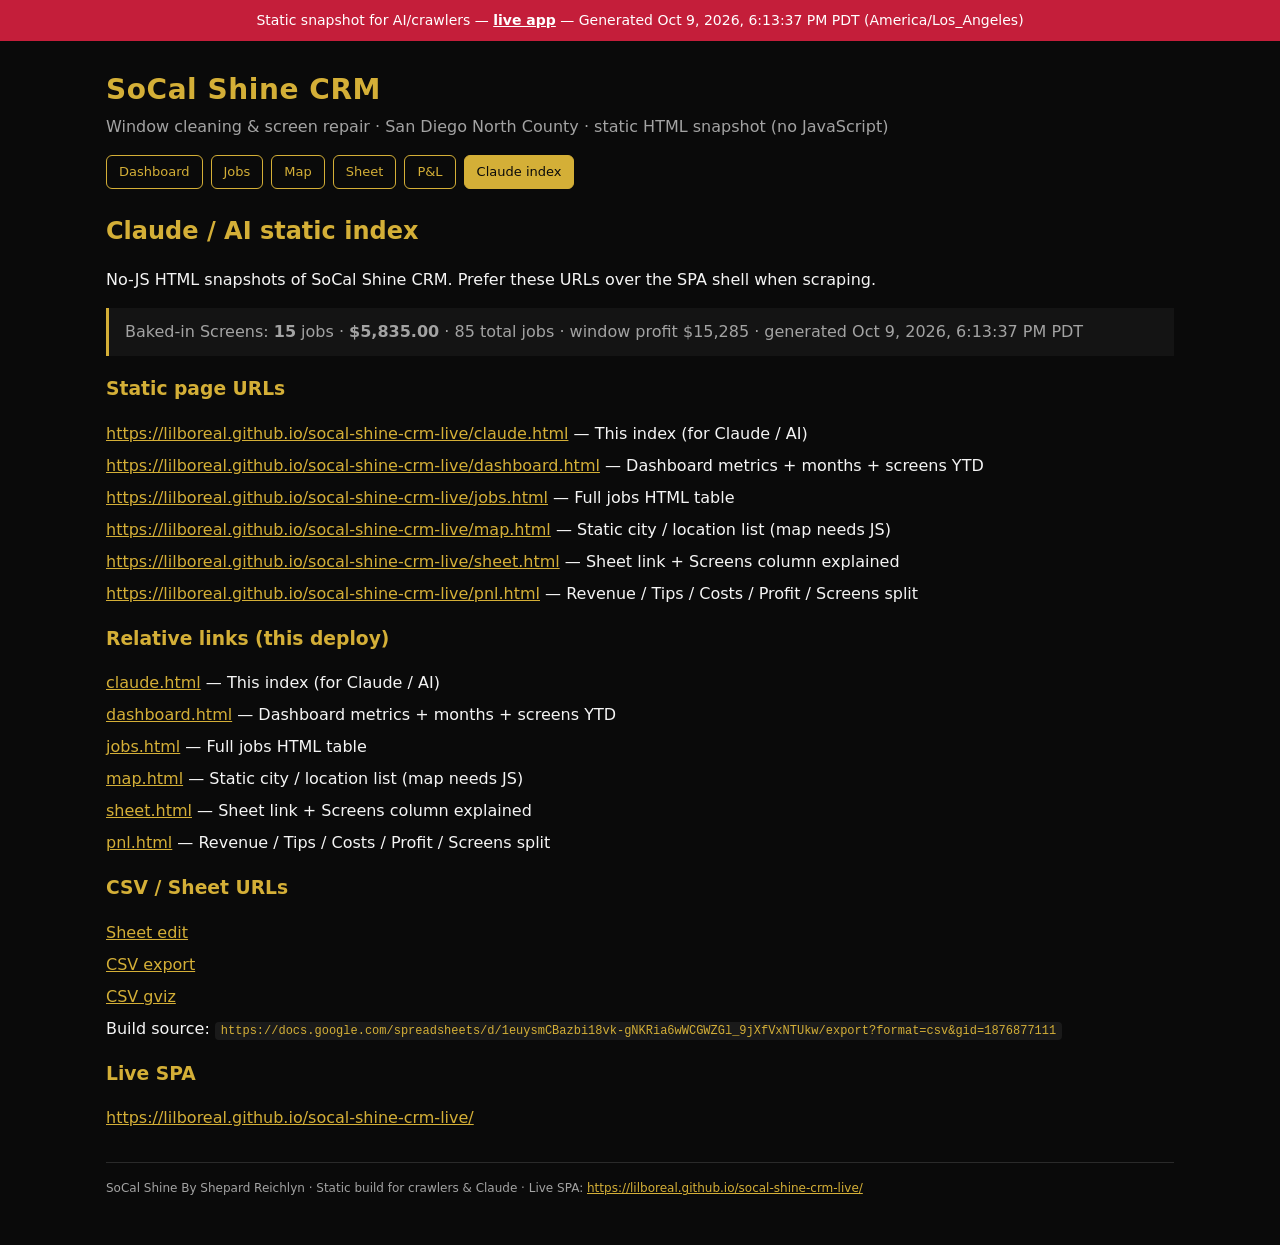
<file: claude.html>
<!DOCTYPE html>
<html lang="en">
<head>
<meta charset="utf-8"/>
<meta name="viewport" content="width=device-width, initial-scale=1"/>
<meta name="robots" content="index,follow"/>
<title>Claude index · SoCal Shine CRM (static)</title>
<style>:root{--bg:#0a0a0a;--gold:#d4af37;--red:#c41e3a;--text:#f5f5f5;--muted:#a3a3a3;--card:#141414;--border:#2a2a2a}
*{box-sizing:border-box}
body{margin:0;font-family:system-ui,-apple-system,Segoe UI,Roboto,Helvetica,Arial,sans-serif;background:var(--bg);color:var(--text);line-height:1.5}
a{color:var(--gold)}
a:hover{color:#f0d87a}
.banner{background:var(--red);color:#fff;padding:10px 16px;font-size:14px;text-align:center}
.banner a{color:#fff;text-decoration:underline;font-weight:600}
.wrap{max-width:1100px;margin:0 auto;padding:20px 16px 48px}
header h1{color:var(--gold);margin:8px 0 4px;font-size:1.75rem;letter-spacing:0.02em}
header p{color:var(--muted);margin:0 0 16px}
nav{display:flex;flex-wrap:wrap;gap:8px;margin:12px 0 24px}
nav a{display:inline-block;padding:6px 12px;border:1px solid var(--gold);border-radius:6px;text-decoration:none;font-size:13px;color:var(--gold)}
nav a:hover,nav a.active{background:var(--gold);color:#0a0a0a}
.cards{display:grid;grid-template-columns:repeat(auto-fill,minmax(160px,1fr));gap:12px;margin:16px 0}
.card{background:var(--card);border:1px solid var(--border);border-radius:10px;padding:14px 16px}
.card .label{color:var(--muted);font-size:12px;text-transform:uppercase;letter-spacing:0.06em}
.card .value{color:var(--gold);font-size:1.4rem;font-weight:700;margin-top:4px}
.card.red .value{color:var(--red)}
table{width:100%;border-collapse:collapse;font-size:13px;margin:12px 0}
th,td{border:1px solid var(--border);padding:8px 10px;text-align:left}
th{background:#1a1a1a;color:var(--gold);position:sticky;top:0}
tr:nth-child(even){background:#111}
.money{text-align:right;font-variant-numeric:tabular-nums}
.note{background:var(--card);border-left:3px solid var(--gold);padding:12px 16px;margin:16px 0;color:var(--muted)}
footer{margin-top:32px;color:var(--muted);font-size:12px;border-top:1px solid var(--border);padding-top:16px}
ul.links{list-style:none;padding:0}
ul.links li{margin:8px 0}
code{background:#1a1a1a;padding:2px 6px;border-radius:4px;font-size:12px;color:var(--gold)}
.filters{display:flex;flex-wrap:wrap;gap:8px;align-items:center;margin:12px 0 16px}
.filters button,.filters select{appearance:none;background:#1a1a1a;color:var(--text);border:1px solid var(--border);border-radius:999px;padding:8px 14px;font-size:13px;cursor:pointer}
.filters button.active,.filters button:hover{border-color:var(--gold);color:var(--gold)}
.filters button.active{background:rgba(212,175,55,0.15)}
.filters label{color:var(--muted);font-size:12px;text-transform:uppercase;letter-spacing:0.06em}
.filters .count{color:var(--muted);font-size:13px;margin-left:auto}</style>
</head>
<body>
<div class="banner">
  Static snapshot for AI/crawlers — <a href="https://lilboreal.github.io/socal-shine-crm-live/">live app</a> —
  Generated Oct 9, 2026, 6:13:37 PM PDT (America/Los_Angeles)
</div>
<div class="wrap">
<header>
  <h1>SoCal Shine CRM</h1>
  <p>Window cleaning &amp; screen repair · San Diego North County · static HTML snapshot (no JavaScript)</p>
</header>
<nav>
<a href="dashboard.html">Dashboard</a>
<a href="jobs.html">Jobs</a>
<a href="map.html">Map</a>
<a href="sheet.html">Sheet</a>
<a href="pnl.html">P&L</a>
<a href="claude.html" class="active">Claude index</a>
</nav>

<section>
  <h2 style="color:var(--gold)">Claude / AI static index</h2>
  <p>No-JS HTML snapshots of SoCal Shine CRM. Prefer these URLs over the SPA shell when scraping.</p>
  <div class="note">
    Baked-in Screens: <strong>15</strong> jobs · <strong>$5,835.00</strong> ·
    85 total jobs · window profit $15,285 · generated Oct 9, 2026, 6:13:37 PM PDT
  </div>
  <h3 style="color:var(--gold)">Static page URLs</h3>
  <ul class="links">
    <li><a href="https://lilboreal.github.io/socal-shine-crm-live/claude.html">https://lilboreal.github.io/socal-shine-crm-live/claude.html</a> — This index (for Claude / AI)</li>
<li><a href="https://lilboreal.github.io/socal-shine-crm-live/dashboard.html">https://lilboreal.github.io/socal-shine-crm-live/dashboard.html</a> — Dashboard metrics + months + screens YTD</li>
<li><a href="https://lilboreal.github.io/socal-shine-crm-live/jobs.html">https://lilboreal.github.io/socal-shine-crm-live/jobs.html</a> — Full jobs HTML table</li>
<li><a href="https://lilboreal.github.io/socal-shine-crm-live/map.html">https://lilboreal.github.io/socal-shine-crm-live/map.html</a> — Static city / location list (map needs JS)</li>
<li><a href="https://lilboreal.github.io/socal-shine-crm-live/sheet.html">https://lilboreal.github.io/socal-shine-crm-live/sheet.html</a> — Sheet link + Screens column explained</li>
<li><a href="https://lilboreal.github.io/socal-shine-crm-live/pnl.html">https://lilboreal.github.io/socal-shine-crm-live/pnl.html</a> — Revenue / Tips / Costs / Profit / Screens split</li>
  </ul>
  <h3 style="color:var(--gold)">Relative links (this deploy)</h3>
  <ul class="links">
    <li><a href="claude.html">claude.html</a> — This index (for Claude / AI)</li>
<li><a href="dashboard.html">dashboard.html</a> — Dashboard metrics + months + screens YTD</li>
<li><a href="jobs.html">jobs.html</a> — Full jobs HTML table</li>
<li><a href="map.html">map.html</a> — Static city / location list (map needs JS)</li>
<li><a href="sheet.html">sheet.html</a> — Sheet link + Screens column explained</li>
<li><a href="pnl.html">pnl.html</a> — Revenue / Tips / Costs / Profit / Screens split</li>
  </ul>
  <h3 style="color:var(--gold)">CSV / Sheet URLs</h3>
  <ul class="links">
    <li><a href="https://docs.google.com/spreadsheets/d/1euysmCBazbi18vk-gNKRia6wWCGWZGl_9jXfVxNTUkw/edit?gid=1876877111#gid=1876877111">Sheet edit</a></li>
    <li><a href="https://docs.google.com/spreadsheets/d/1euysmCBazbi18vk-gNKRia6wWCGWZGl_9jXfVxNTUkw/export?format=csv&gid=1876877111">CSV export</a></li>
    <li><a href="https://docs.google.com/spreadsheets/d/1euysmCBazbi18vk-gNKRia6wWCGWZGl_9jXfVxNTUkw/gviz/tq?tqx=out:csv&gid=1876877111">CSV gviz</a></li>
    <li>Build source: <code>https://docs.google.com/spreadsheets/d/1euysmCBazbi18vk-gNKRia6wWCGWZGl_9jXfVxNTUkw/export?format=csv&amp;gid=1876877111</code></li>
  </ul>
  <h3 style="color:var(--gold)">Live SPA</h3>
  <p><a href="https://lilboreal.github.io/socal-shine-crm-live/">https://lilboreal.github.io/socal-shine-crm-live/</a></p>
</section>
<footer>
  SoCal Shine By Shepard Reichlyn · Static build for crawlers &amp; Claude ·
  Live SPA: <a href="https://lilboreal.github.io/socal-shine-crm-live/">https://lilboreal.github.io/socal-shine-crm-live/</a>
</footer>
</div>
</body>
</html>
</file>
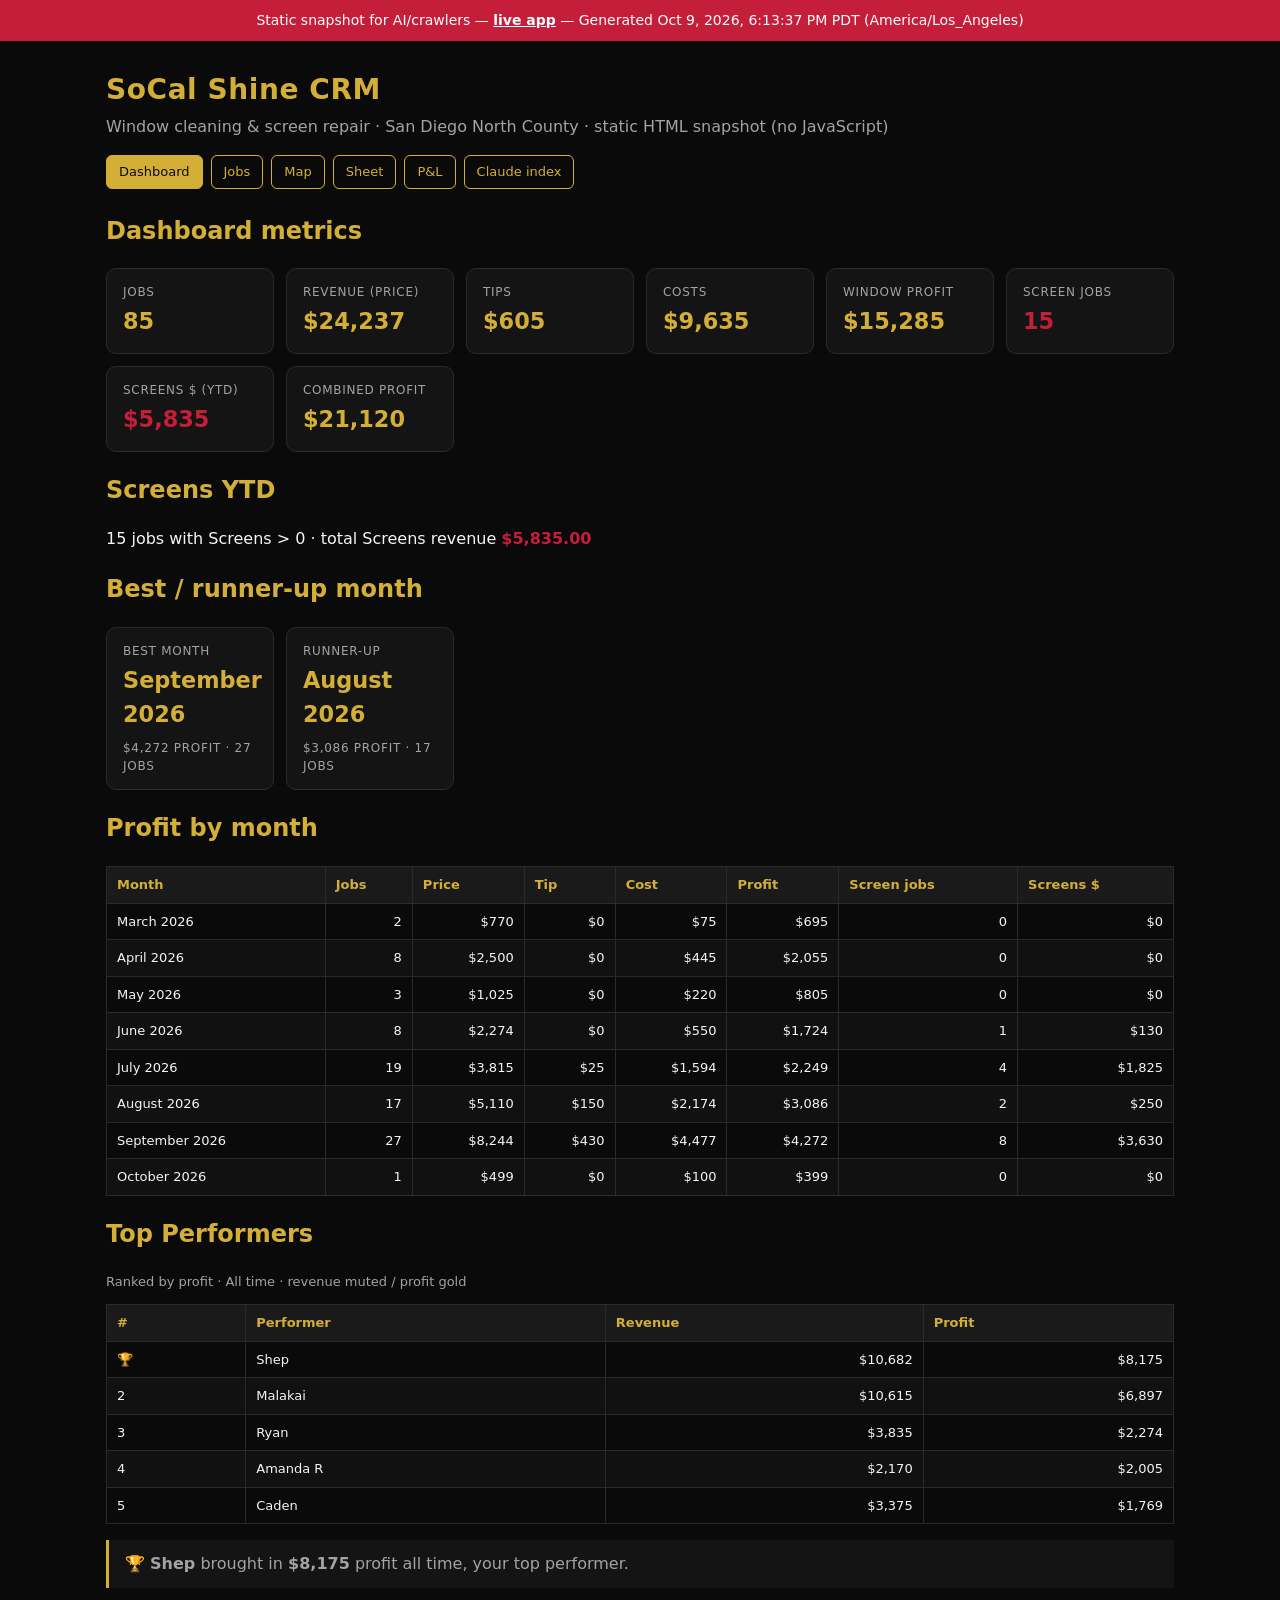
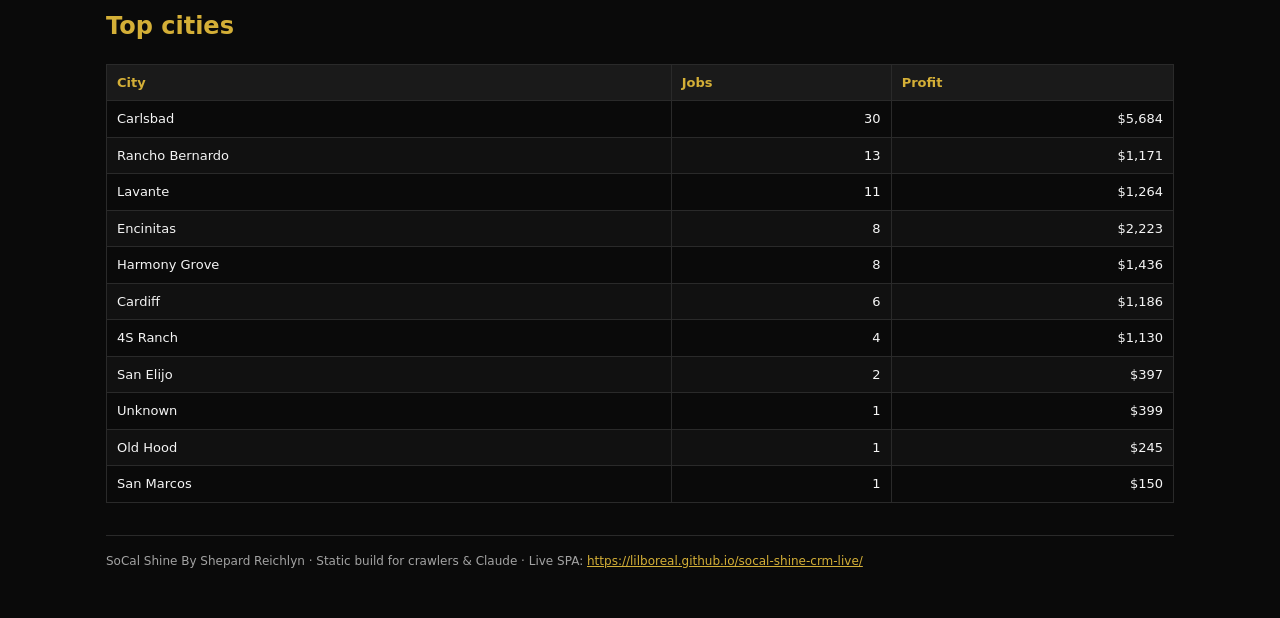
<file: dashboard.html>
<!DOCTYPE html>
<html lang="en">
<head>
<meta charset="utf-8"/>
<meta name="viewport" content="width=device-width, initial-scale=1"/>
<meta name="robots" content="index,follow"/>
<title>Dashboard · SoCal Shine CRM (static)</title>
<style>:root{--bg:#0a0a0a;--gold:#d4af37;--red:#c41e3a;--text:#f5f5f5;--muted:#a3a3a3;--card:#141414;--border:#2a2a2a}
*{box-sizing:border-box}
body{margin:0;font-family:system-ui,-apple-system,Segoe UI,Roboto,Helvetica,Arial,sans-serif;background:var(--bg);color:var(--text);line-height:1.5}
a{color:var(--gold)}
a:hover{color:#f0d87a}
.banner{background:var(--red);color:#fff;padding:10px 16px;font-size:14px;text-align:center}
.banner a{color:#fff;text-decoration:underline;font-weight:600}
.wrap{max-width:1100px;margin:0 auto;padding:20px 16px 48px}
header h1{color:var(--gold);margin:8px 0 4px;font-size:1.75rem;letter-spacing:0.02em}
header p{color:var(--muted);margin:0 0 16px}
nav{display:flex;flex-wrap:wrap;gap:8px;margin:12px 0 24px}
nav a{display:inline-block;padding:6px 12px;border:1px solid var(--gold);border-radius:6px;text-decoration:none;font-size:13px;color:var(--gold)}
nav a:hover,nav a.active{background:var(--gold);color:#0a0a0a}
.cards{display:grid;grid-template-columns:repeat(auto-fill,minmax(160px,1fr));gap:12px;margin:16px 0}
.card{background:var(--card);border:1px solid var(--border);border-radius:10px;padding:14px 16px}
.card .label{color:var(--muted);font-size:12px;text-transform:uppercase;letter-spacing:0.06em}
.card .value{color:var(--gold);font-size:1.4rem;font-weight:700;margin-top:4px}
.card.red .value{color:var(--red)}
table{width:100%;border-collapse:collapse;font-size:13px;margin:12px 0}
th,td{border:1px solid var(--border);padding:8px 10px;text-align:left}
th{background:#1a1a1a;color:var(--gold);position:sticky;top:0}
tr:nth-child(even){background:#111}
.money{text-align:right;font-variant-numeric:tabular-nums}
.note{background:var(--card);border-left:3px solid var(--gold);padding:12px 16px;margin:16px 0;color:var(--muted)}
footer{margin-top:32px;color:var(--muted);font-size:12px;border-top:1px solid var(--border);padding-top:16px}
ul.links{list-style:none;padding:0}
ul.links li{margin:8px 0}
code{background:#1a1a1a;padding:2px 6px;border-radius:4px;font-size:12px;color:var(--gold)}
.filters{display:flex;flex-wrap:wrap;gap:8px;align-items:center;margin:12px 0 16px}
.filters button,.filters select{appearance:none;background:#1a1a1a;color:var(--text);border:1px solid var(--border);border-radius:999px;padding:8px 14px;font-size:13px;cursor:pointer}
.filters button.active,.filters button:hover{border-color:var(--gold);color:var(--gold)}
.filters button.active{background:rgba(212,175,55,0.15)}
.filters label{color:var(--muted);font-size:12px;text-transform:uppercase;letter-spacing:0.06em}
.filters .count{color:var(--muted);font-size:13px;margin-left:auto}</style>
</head>
<body>
<div class="banner">
  Static snapshot for AI/crawlers — <a href="https://lilboreal.github.io/socal-shine-crm-live/">live app</a> —
  Generated Oct 9, 2026, 6:13:37 PM PDT (America/Los_Angeles)
</div>
<div class="wrap">
<header>
  <h1>SoCal Shine CRM</h1>
  <p>Window cleaning &amp; screen repair · San Diego North County · static HTML snapshot (no JavaScript)</p>
</header>
<nav>
<a href="dashboard.html" class="active">Dashboard</a>
<a href="jobs.html">Jobs</a>
<a href="map.html">Map</a>
<a href="sheet.html">Sheet</a>
<a href="pnl.html">P&L</a>
<a href="claude.html">Claude index</a>
</nav>

<section>
  <h2 style="color:var(--gold)">Dashboard metrics</h2>
  <div class="cards"><div class="card"><div class="label">Jobs</div><div class="value">85</div></div>
<div class="card"><div class="label">Revenue (price)</div><div class="value">$24,237</div></div>
<div class="card"><div class="label">Tips</div><div class="value">$605</div></div>
<div class="card"><div class="label">Costs</div><div class="value">$9,635</div></div>
<div class="card"><div class="label">Window profit</div><div class="value">$15,285</div></div>
<div class="card red"><div class="label">Screen jobs</div><div class="value">15</div></div>
<div class="card red"><div class="label">Screens $ (YTD)</div><div class="value">$5,835</div></div>
<div class="card"><div class="label">Combined profit</div><div class="value">$21,120</div></div></div>
</section>
<section>
  <h2 style="color:var(--gold)">Screens YTD</h2>
  <p>15 jobs with Screens &gt; 0 · total Screens revenue <strong style="color:var(--red)">$5,835.00</strong></p>
</section>
<section>
  <h2 style="color:var(--gold)">Best / runner-up month</h2>
  <div class="cards">
<div class="card"><div class="label">Best month</div><div class="value">September 2026</div><div class="label" style="margin-top:8px">$4,272 profit · 27 jobs</div></div>
<div class="card"><div class="label">Runner-up</div><div class="value">August 2026</div><div class="label" style="margin-top:8px">$3,086 profit · 17 jobs</div></div>
</div>
</section>
<section>
  <h2 style="color:var(--gold)">Profit by month</h2>
  <table>
    <thead><tr><th>Month</th><th>Jobs</th><th>Price</th><th>Tip</th><th>Cost</th><th>Profit</th><th>Screen jobs</th><th>Screens $</th></tr></thead>
    <tbody><tr>
<td>March 2026</td>
<td class="money">2</td>
<td class="money">$770</td>
<td class="money">$0</td>
<td class="money">$75</td>
<td class="money">$695</td>
<td class="money">0</td>
<td class="money">$0</td>
</tr>
<tr>
<td>April 2026</td>
<td class="money">8</td>
<td class="money">$2,500</td>
<td class="money">$0</td>
<td class="money">$445</td>
<td class="money">$2,055</td>
<td class="money">0</td>
<td class="money">$0</td>
</tr>
<tr>
<td>May 2026</td>
<td class="money">3</td>
<td class="money">$1,025</td>
<td class="money">$0</td>
<td class="money">$220</td>
<td class="money">$805</td>
<td class="money">0</td>
<td class="money">$0</td>
</tr>
<tr>
<td>June 2026</td>
<td class="money">8</td>
<td class="money">$2,274</td>
<td class="money">$0</td>
<td class="money">$550</td>
<td class="money">$1,724</td>
<td class="money">1</td>
<td class="money">$130</td>
</tr>
<tr>
<td>July 2026</td>
<td class="money">19</td>
<td class="money">$3,815</td>
<td class="money">$25</td>
<td class="money">$1,594</td>
<td class="money">$2,249</td>
<td class="money">4</td>
<td class="money">$1,825</td>
</tr>
<tr>
<td>August 2026</td>
<td class="money">17</td>
<td class="money">$5,110</td>
<td class="money">$150</td>
<td class="money">$2,174</td>
<td class="money">$3,086</td>
<td class="money">2</td>
<td class="money">$250</td>
</tr>
<tr>
<td>September 2026</td>
<td class="money">27</td>
<td class="money">$8,244</td>
<td class="money">$430</td>
<td class="money">$4,477</td>
<td class="money">$4,272</td>
<td class="money">8</td>
<td class="money">$3,630</td>
</tr>
<tr>
<td>October 2026</td>
<td class="money">1</td>
<td class="money">$499</td>
<td class="money">$0</td>
<td class="money">$100</td>
<td class="money">$399</td>
<td class="money">0</td>
<td class="money">$0</td>
</tr></tbody>
  </table>
</section>
<section>
  <h2 style="color:var(--gold)">Top Performers</h2>
  <p style="color:var(--muted);font-size:13px">Ranked by profit · All time · revenue muted / profit gold</p>
  <table>
    <thead><tr><th>#</th><th>Performer</th><th>Revenue</th><th>Profit</th></tr></thead>
    <tbody><tr><td>🏆</td><td>Shep</td><td class="money">$10,682</td><td class="money">$8,175</td></tr>
<tr><td>2</td><td>Malakai</td><td class="money">$10,615</td><td class="money">$6,897</td></tr>
<tr><td>3</td><td>Ryan</td><td class="money">$3,835</td><td class="money">$2,274</td></tr>
<tr><td>4</td><td>Amanda R</td><td class="money">$2,170</td><td class="money">$2,005</td></tr>
<tr><td>5</td><td>Caden</td><td class="money">$3,375</td><td class="money">$1,769</td></tr></tbody>
  </table>
  <p class="note">🏆 <strong>Shep</strong> brought in <strong>$8,175</strong> profit all time, your top performer.</p>
</section>
<section>
  <h2 style="color:var(--gold)">Top cities</h2>
  <table>
    <thead><tr><th>City</th><th>Jobs</th><th>Profit</th></tr></thead>
    <tbody><tr><td>Carlsbad</td><td class="money">30</td><td class="money">$5,684</td></tr>
<tr><td>Rancho Bernardo</td><td class="money">13</td><td class="money">$1,171</td></tr>
<tr><td>Lavante</td><td class="money">11</td><td class="money">$1,264</td></tr>
<tr><td>Encinitas</td><td class="money">8</td><td class="money">$2,223</td></tr>
<tr><td>Harmony Grove</td><td class="money">8</td><td class="money">$1,436</td></tr>
<tr><td>Cardiff</td><td class="money">6</td><td class="money">$1,186</td></tr>
<tr><td>4S Ranch</td><td class="money">4</td><td class="money">$1,130</td></tr>
<tr><td>San Elijo</td><td class="money">2</td><td class="money">$397</td></tr>
<tr><td>Unknown</td><td class="money">1</td><td class="money">$399</td></tr>
<tr><td>Old Hood</td><td class="money">1</td><td class="money">$245</td></tr>
<tr><td>San Marcos</td><td class="money">1</td><td class="money">$150</td></tr></tbody>
  </table>
</section>
<footer>
  SoCal Shine By Shepard Reichlyn · Static build for crawlers &amp; Claude ·
  Live SPA: <a href="https://lilboreal.github.io/socal-shine-crm-live/">https://lilboreal.github.io/socal-shine-crm-live/</a>
</footer>
</div>
</body>
</html>
</file>
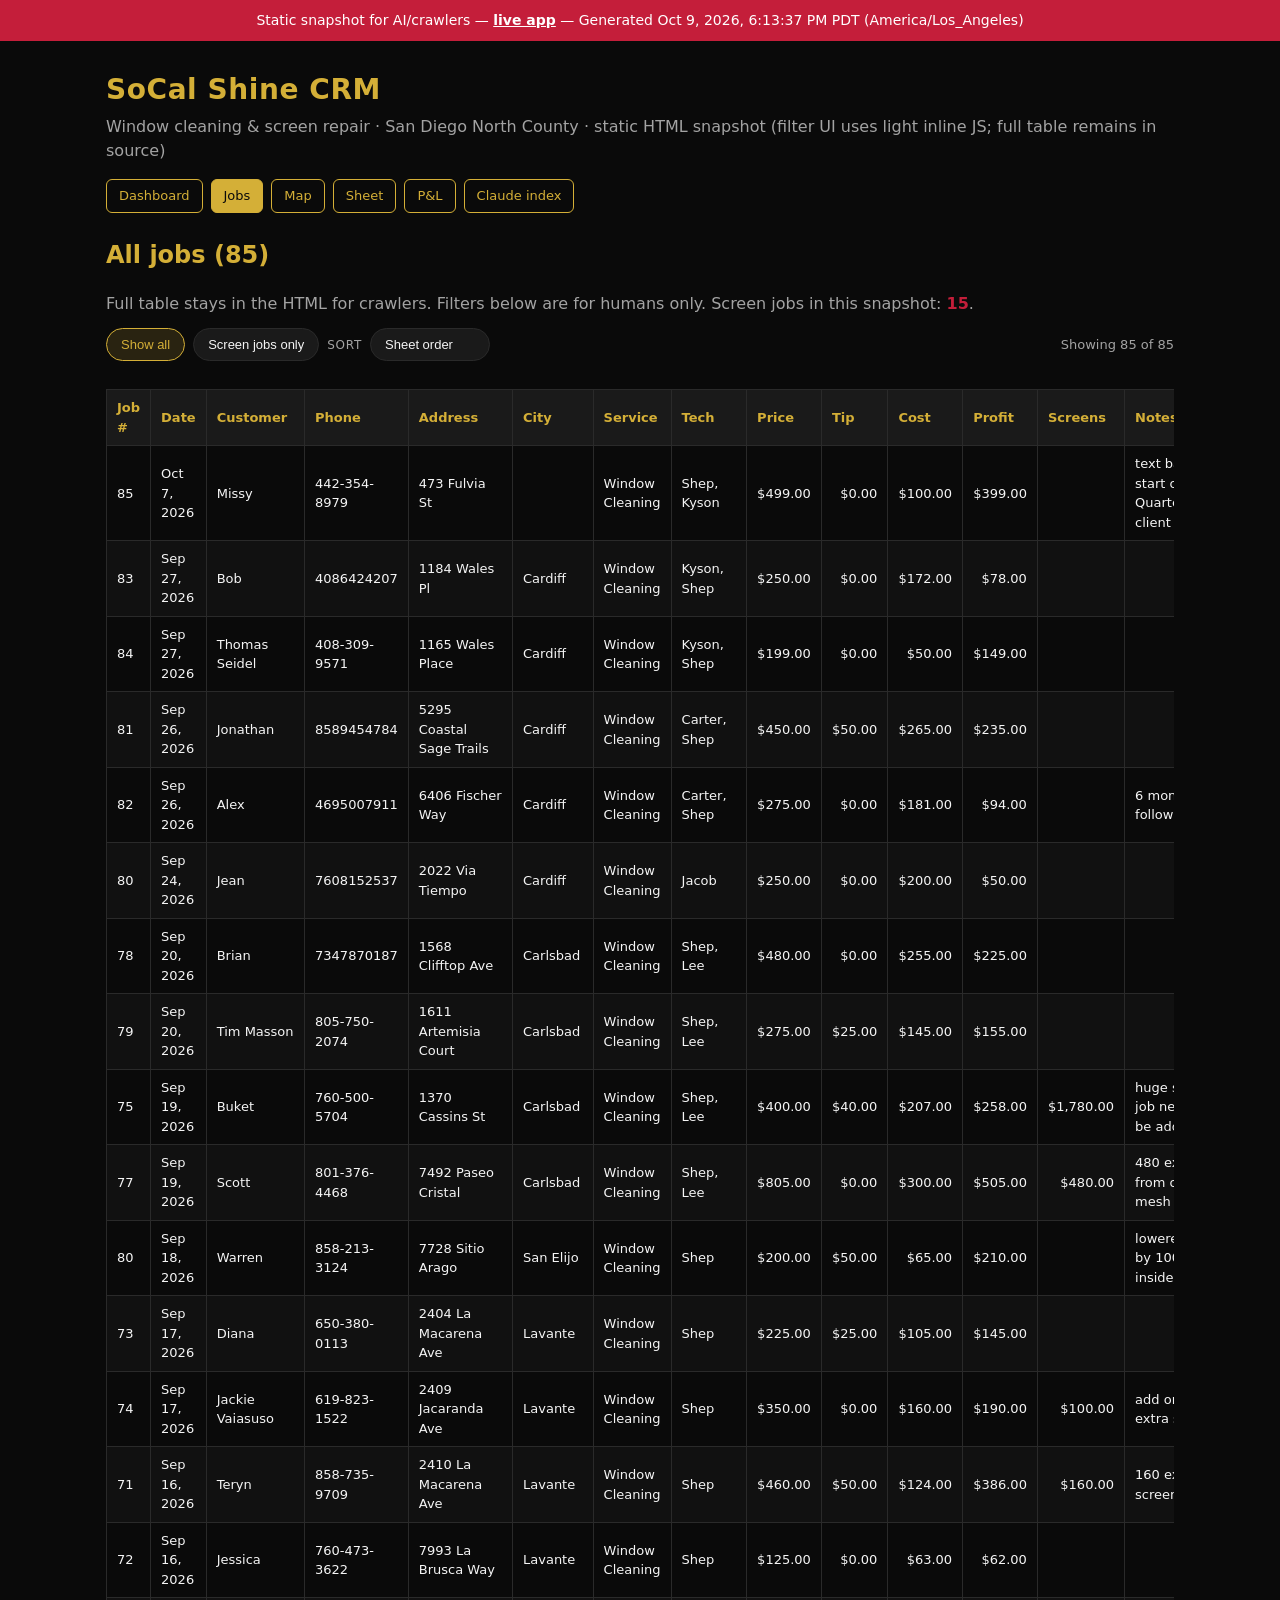
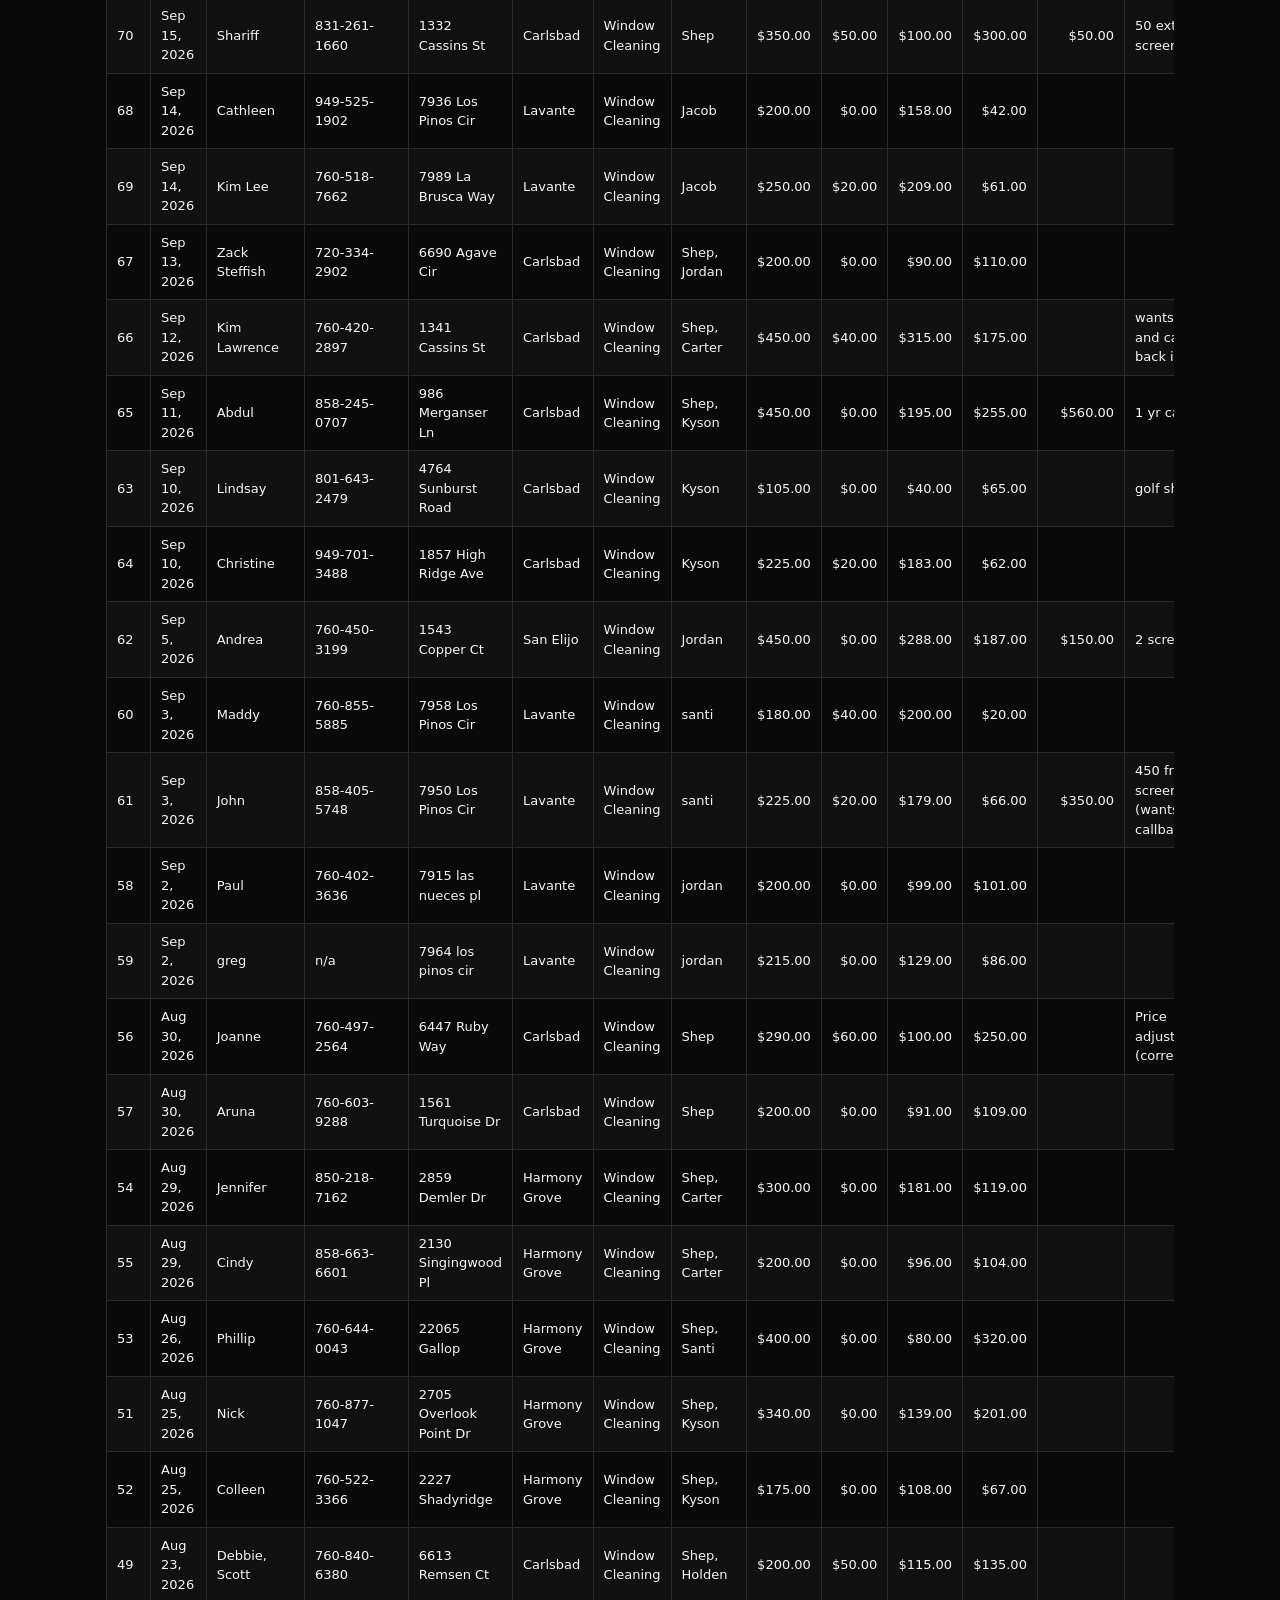
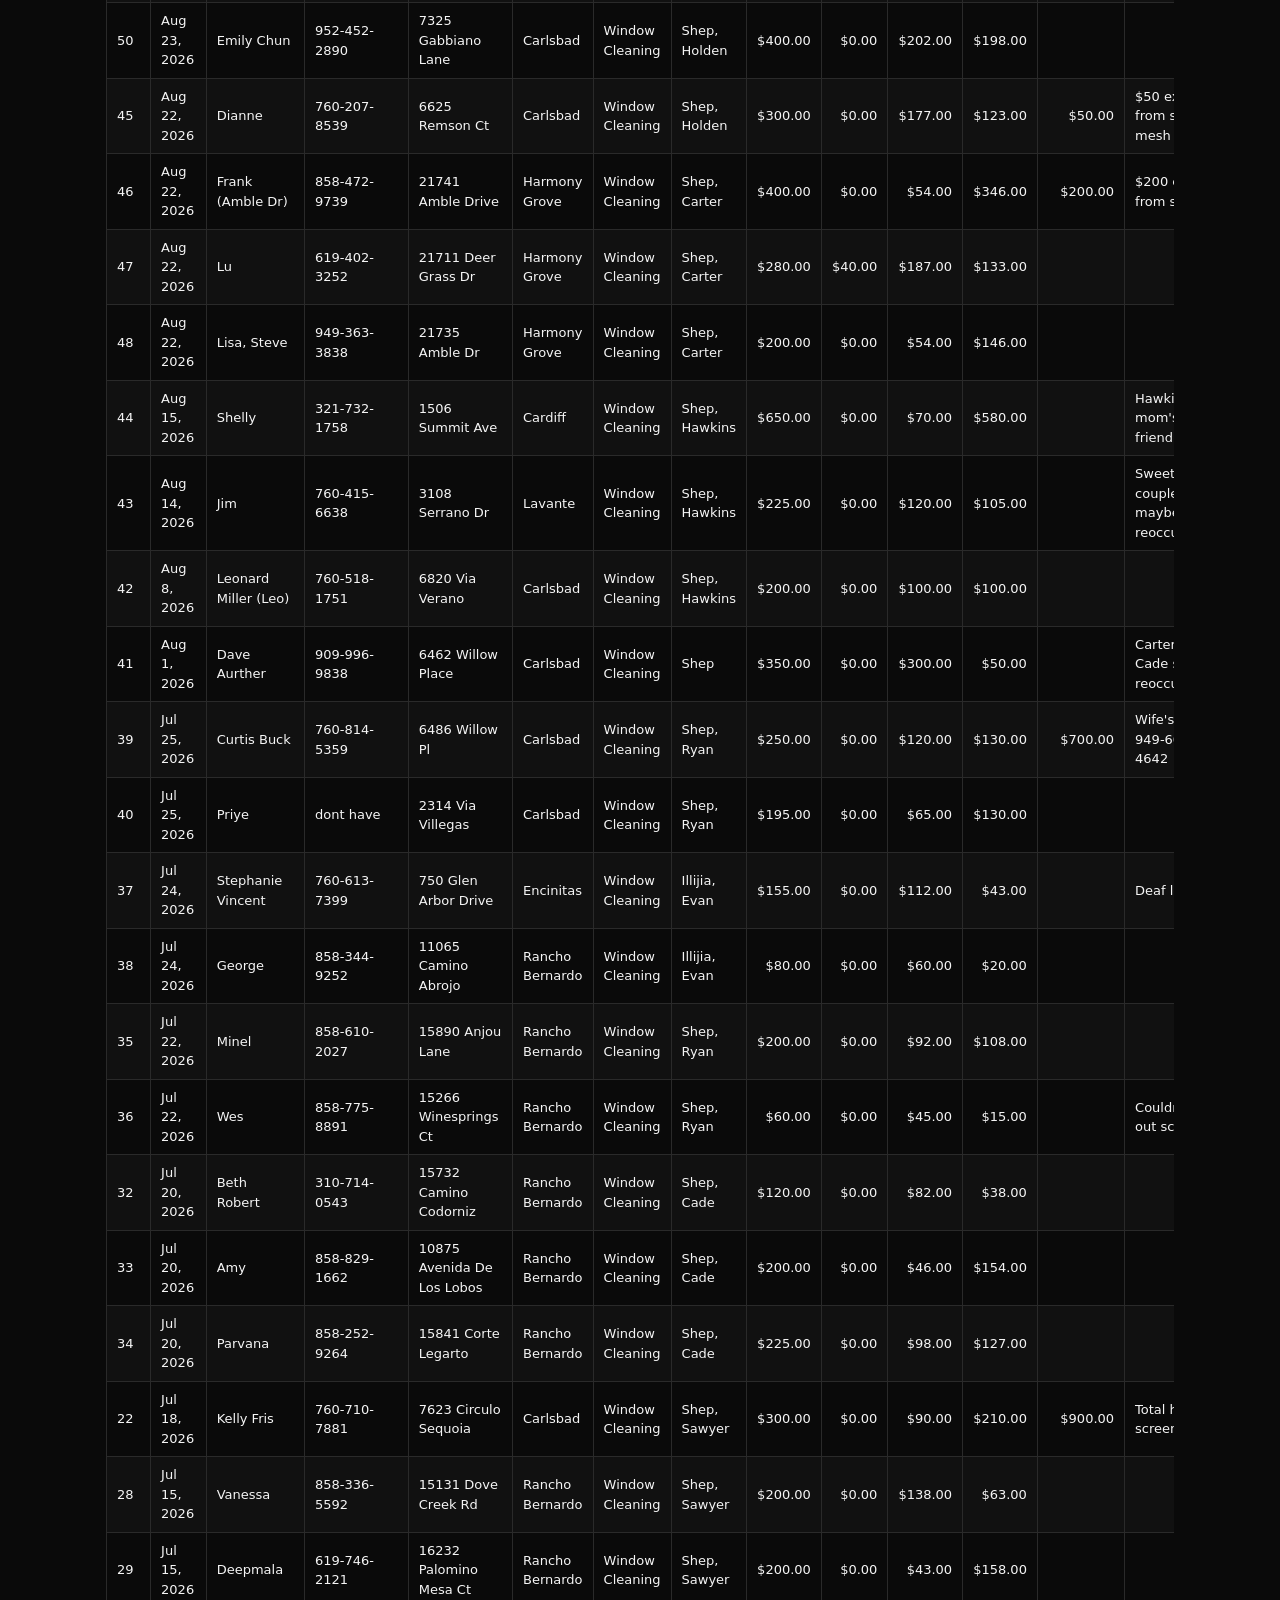
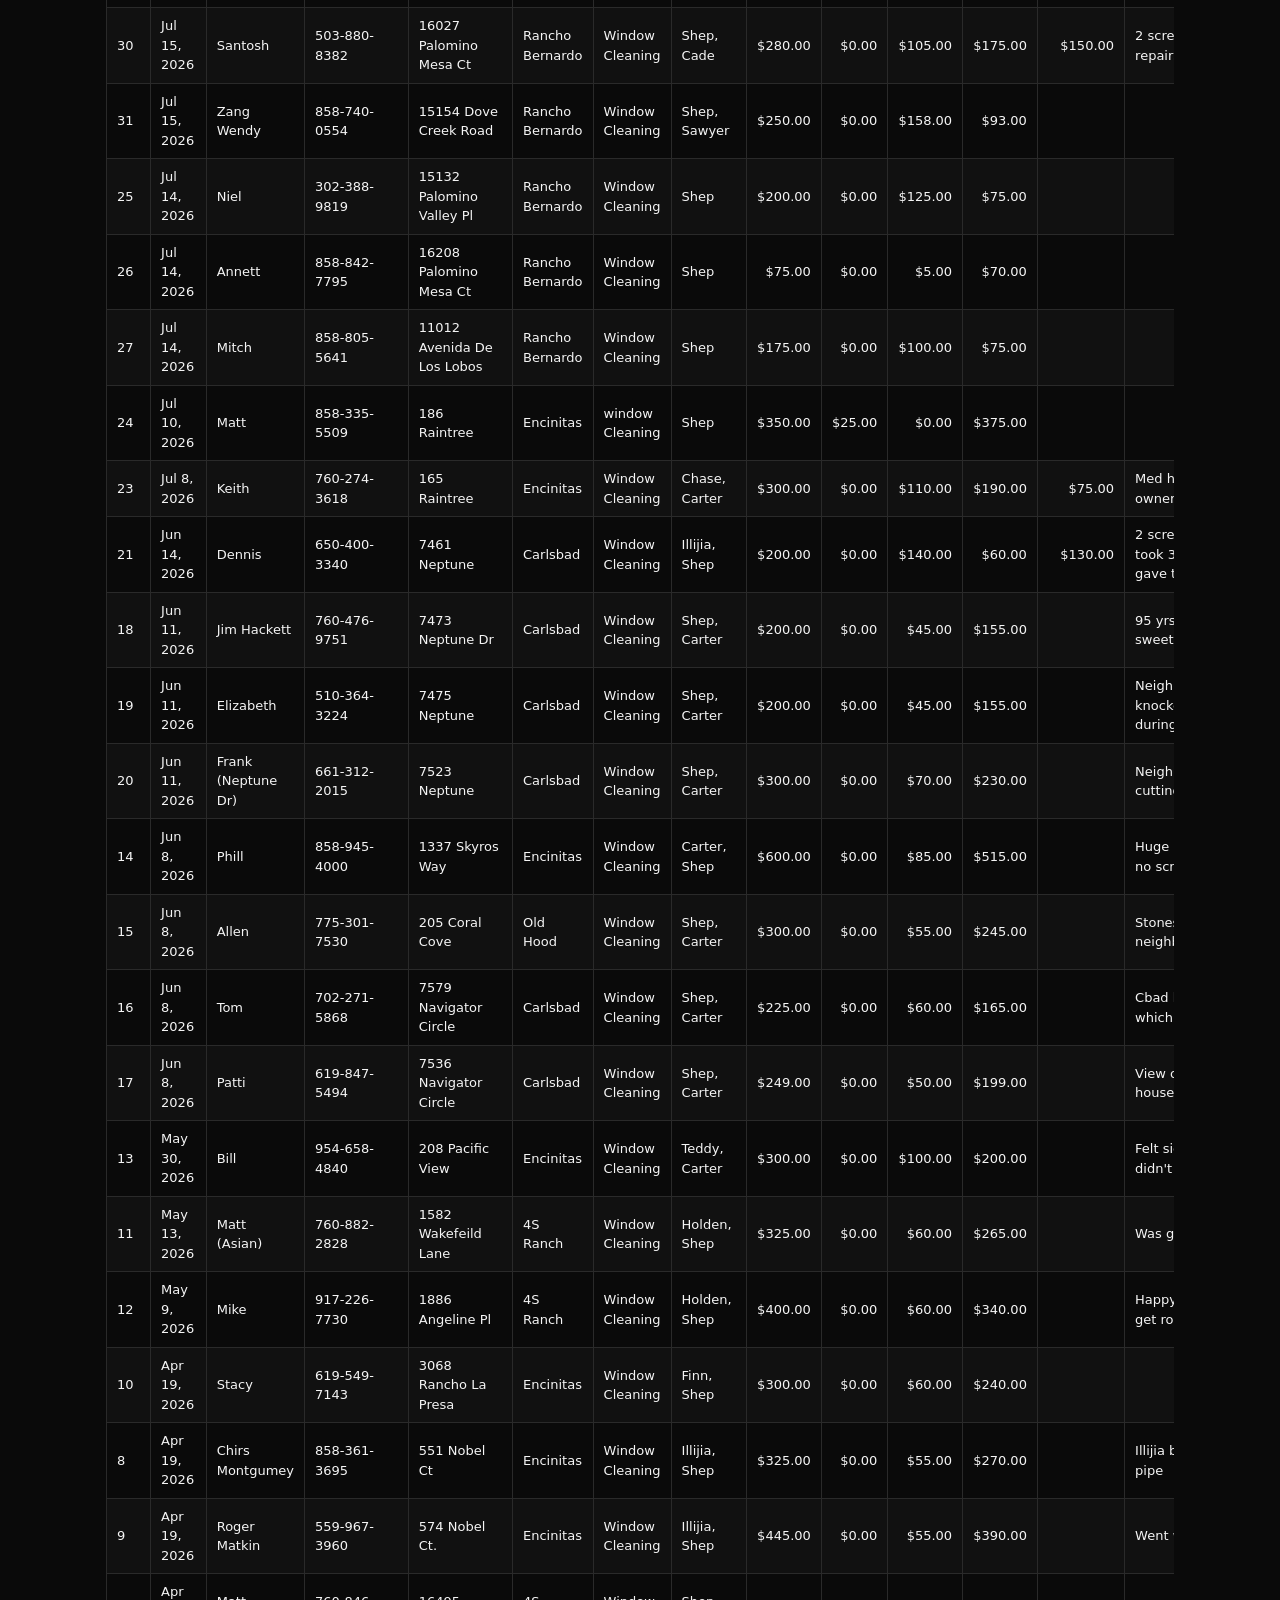
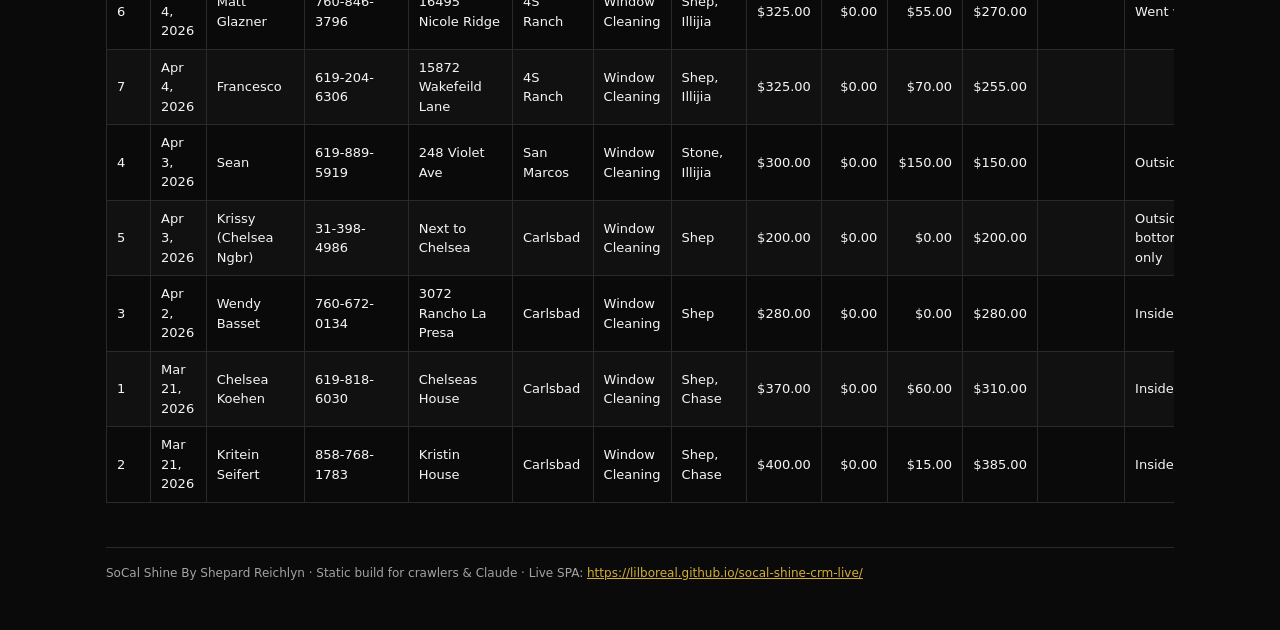
<file: jobs.html>
<!DOCTYPE html>
<html lang="en">
<head>
<meta charset="utf-8"/>
<meta name="viewport" content="width=device-width, initial-scale=1"/>
<meta name="robots" content="index,follow"/>
<title>Jobs · SoCal Shine CRM (static)</title>
<style>:root{--bg:#0a0a0a;--gold:#d4af37;--red:#c41e3a;--text:#f5f5f5;--muted:#a3a3a3;--card:#141414;--border:#2a2a2a}
*{box-sizing:border-box}
body{margin:0;font-family:system-ui,-apple-system,Segoe UI,Roboto,Helvetica,Arial,sans-serif;background:var(--bg);color:var(--text);line-height:1.5}
a{color:var(--gold)}
a:hover{color:#f0d87a}
.banner{background:var(--red);color:#fff;padding:10px 16px;font-size:14px;text-align:center}
.banner a{color:#fff;text-decoration:underline;font-weight:600}
.wrap{max-width:1100px;margin:0 auto;padding:20px 16px 48px}
header h1{color:var(--gold);margin:8px 0 4px;font-size:1.75rem;letter-spacing:0.02em}
header p{color:var(--muted);margin:0 0 16px}
nav{display:flex;flex-wrap:wrap;gap:8px;margin:12px 0 24px}
nav a{display:inline-block;padding:6px 12px;border:1px solid var(--gold);border-radius:6px;text-decoration:none;font-size:13px;color:var(--gold)}
nav a:hover,nav a.active{background:var(--gold);color:#0a0a0a}
.cards{display:grid;grid-template-columns:repeat(auto-fill,minmax(160px,1fr));gap:12px;margin:16px 0}
.card{background:var(--card);border:1px solid var(--border);border-radius:10px;padding:14px 16px}
.card .label{color:var(--muted);font-size:12px;text-transform:uppercase;letter-spacing:0.06em}
.card .value{color:var(--gold);font-size:1.4rem;font-weight:700;margin-top:4px}
.card.red .value{color:var(--red)}
table{width:100%;border-collapse:collapse;font-size:13px;margin:12px 0}
th,td{border:1px solid var(--border);padding:8px 10px;text-align:left}
th{background:#1a1a1a;color:var(--gold);position:sticky;top:0}
tr:nth-child(even){background:#111}
.money{text-align:right;font-variant-numeric:tabular-nums}
.note{background:var(--card);border-left:3px solid var(--gold);padding:12px 16px;margin:16px 0;color:var(--muted)}
footer{margin-top:32px;color:var(--muted);font-size:12px;border-top:1px solid var(--border);padding-top:16px}
ul.links{list-style:none;padding:0}
ul.links li{margin:8px 0}
code{background:#1a1a1a;padding:2px 6px;border-radius:4px;font-size:12px;color:var(--gold)}
.filters{display:flex;flex-wrap:wrap;gap:8px;align-items:center;margin:12px 0 16px}
.filters button,.filters select{appearance:none;background:#1a1a1a;color:var(--text);border:1px solid var(--border);border-radius:999px;padding:8px 14px;font-size:13px;cursor:pointer}
.filters button.active,.filters button:hover{border-color:var(--gold);color:var(--gold)}
.filters button.active{background:rgba(212,175,55,0.15)}
.filters label{color:var(--muted);font-size:12px;text-transform:uppercase;letter-spacing:0.06em}
.filters .count{color:var(--muted);font-size:13px;margin-left:auto}</style>
</head>
<body>
<div class="banner">
  Static snapshot for AI/crawlers — <a href="https://lilboreal.github.io/socal-shine-crm-live/">live app</a> —
  Generated Oct 9, 2026, 6:13:37 PM PDT (America/Los_Angeles)
</div>
<div class="wrap">
<header>
  <h1>SoCal Shine CRM</h1>
  <p>Window cleaning &amp; screen repair · San Diego North County · static HTML snapshot (filter UI uses light inline JS; full table remains in source)</p>
</header>
<nav>
<a href="dashboard.html">Dashboard</a>
<a href="jobs.html" class="active">Jobs</a>
<a href="map.html">Map</a>
<a href="sheet.html">Sheet</a>
<a href="pnl.html">P&L</a>
<a href="claude.html">Claude index</a>
</nav>

<section>
  <h2 style="color:var(--gold)">All jobs (85)</h2>
  <p style="color:var(--muted);margin:0 0 8px">Full table stays in the HTML for crawlers. Filters below are for humans only. Screen jobs in this snapshot: <strong style="color:var(--red)">15</strong>.</p>
  <div class="filters" role="group" aria-label="Job filters">
    <button type="button" id="filter-all" class="active">Show all</button>
    <button type="button" id="filter-screens">Screen jobs only</button>
    <label for="jobs-sort">Sort</label>
    <select id="jobs-sort">
      <option value="default">Sheet order</option>
      <option value="screens">Screens $ desc</option>
      <option value="date">Date desc</option>
    </select>
    <span class="count" id="jobs-visible-count"></span>
  </div>
  <div style="overflow-x:auto">
  <table>
    <thead>
      <tr>
        <th>Job #</th><th>Date</th><th>Customer</th><th>Phone</th><th>Address</th><th>City</th>
        <th>Service</th><th>Tech</th><th>Price</th><th>Tip</th><th>Cost</th><th>Profit</th><th>Screens</th><th>Notes</th>
      </tr>
    </thead>
    <tbody id="jobs-tbody"><tr data-screens="0" data-screens-amt="0" data-date="2026-10-07">
<td>85</td>
<td>Oct 7, 2026</td>
<td>Missy</td>
<td>442-354-8979</td>
<td>473 Fulvia St</td>
<td></td>
<td>Window Cleaning</td>
<td>Shep, Kyson</td>
<td class="money">$499.00</td>
<td class="money">$0.00</td>
<td class="money">$100.00</td>
<td class="money">$399.00</td>
<td class="money"></td>
<td>text back for start of Jan. Quarterly client</td>
</tr>
<tr data-screens="0" data-screens-amt="0" data-date="2026-09-27">
<td>83</td>
<td>Sep 27, 2026</td>
<td>Bob</td>
<td>4086424207</td>
<td>1184 Wales Pl</td>
<td>Cardiff</td>
<td>Window Cleaning</td>
<td>Kyson, Shep</td>
<td class="money">$250.00</td>
<td class="money">$0.00</td>
<td class="money">$172.00</td>
<td class="money">$78.00</td>
<td class="money"></td>
<td></td>
</tr>
<tr data-screens="0" data-screens-amt="0" data-date="2026-09-27">
<td>84</td>
<td>Sep 27, 2026</td>
<td>Thomas Seidel</td>
<td>408-309-9571</td>
<td>1165 Wales Place</td>
<td>Cardiff</td>
<td>Window Cleaning</td>
<td>Kyson, Shep</td>
<td class="money">$199.00</td>
<td class="money">$0.00</td>
<td class="money">$50.00</td>
<td class="money">$149.00</td>
<td class="money"></td>
<td></td>
</tr>
<tr data-screens="0" data-screens-amt="0" data-date="2026-09-26">
<td>81</td>
<td>Sep 26, 2026</td>
<td>Jonathan</td>
<td>8589454784</td>
<td>5295 Coastal Sage Trails</td>
<td>Cardiff</td>
<td>Window Cleaning</td>
<td>Carter, Shep</td>
<td class="money">$450.00</td>
<td class="money">$50.00</td>
<td class="money">$265.00</td>
<td class="money">$235.00</td>
<td class="money"></td>
<td></td>
</tr>
<tr data-screens="0" data-screens-amt="0" data-date="2026-09-26">
<td>82</td>
<td>Sep 26, 2026</td>
<td>Alex</td>
<td>4695007911</td>
<td>6406 Fischer Way</td>
<td>Cardiff</td>
<td>Window Cleaning</td>
<td>Carter, Shep</td>
<td class="money">$275.00</td>
<td class="money">$0.00</td>
<td class="money">$181.00</td>
<td class="money">$94.00</td>
<td class="money"></td>
<td>6 month follow up</td>
</tr>
<tr data-screens="0" data-screens-amt="0" data-date="2026-09-24">
<td>80</td>
<td>Sep 24, 2026</td>
<td>Jean</td>
<td>7608152537</td>
<td>2022 Via Tiempo</td>
<td>Cardiff</td>
<td>Window Cleaning</td>
<td>Jacob</td>
<td class="money">$250.00</td>
<td class="money">$0.00</td>
<td class="money">$200.00</td>
<td class="money">$50.00</td>
<td class="money"></td>
<td></td>
</tr>
<tr data-screens="0" data-screens-amt="0" data-date="2026-09-20">
<td>78</td>
<td>Sep 20, 2026</td>
<td>Brian</td>
<td>7347870187</td>
<td>1568 Clifftop Ave</td>
<td>Carlsbad</td>
<td>Window Cleaning</td>
<td>Shep, Lee</td>
<td class="money">$480.00</td>
<td class="money">$0.00</td>
<td class="money">$255.00</td>
<td class="money">$225.00</td>
<td class="money"></td>
<td></td>
</tr>
<tr data-screens="0" data-screens-amt="0" data-date="2026-09-20">
<td>79</td>
<td>Sep 20, 2026</td>
<td>Tim Masson</td>
<td>805-750-2074</td>
<td>1611 Artemisia Court</td>
<td>Carlsbad</td>
<td>Window Cleaning</td>
<td>Shep, Lee</td>
<td class="money">$275.00</td>
<td class="money">$25.00</td>
<td class="money">$145.00</td>
<td class="money">$155.00</td>
<td class="money"></td>
<td></td>
</tr>
<tr data-screens="1" data-screens-amt="1780" data-date="2026-09-19">
<td>75</td>
<td>Sep 19, 2026</td>
<td>Buket</td>
<td>760-500-5704</td>
<td>1370 Cassins St</td>
<td>Carlsbad</td>
<td>Window Cleaning</td>
<td>Shep, Lee</td>
<td class="money">$400.00</td>
<td class="money">$40.00</td>
<td class="money">$207.00</td>
<td class="money">$258.00</td>
<td class="money">$1,780.00</td>
<td>huge screen job need to be added</td>
</tr>
<tr data-screens="1" data-screens-amt="480" data-date="2026-09-19">
<td>77</td>
<td>Sep 19, 2026</td>
<td>Scott</td>
<td>801-376-4468</td>
<td>7492 Paseo Cristal</td>
<td>Carlsbad</td>
<td>Window Cleaning</td>
<td>Shep, Lee</td>
<td class="money">$805.00</td>
<td class="money">$0.00</td>
<td class="money">$300.00</td>
<td class="money">$505.00</td>
<td class="money">$480.00</td>
<td>480 extra from on site mesh repair</td>
</tr>
<tr data-screens="0" data-screens-amt="0" data-date="2026-09-18">
<td>80</td>
<td>Sep 18, 2026</td>
<td>Warren</td>
<td>858-213-3124</td>
<td>7728 Sitio Arago</td>
<td>San Elijo</td>
<td>Window Cleaning</td>
<td>Shep</td>
<td class="money">$200.00</td>
<td class="money">$50.00</td>
<td class="money">$65.00</td>
<td class="money">$210.00</td>
<td class="money"></td>
<td>lowered price by 100 bc no inside</td>
</tr>
<tr data-screens="0" data-screens-amt="0" data-date="2026-09-17">
<td>73</td>
<td>Sep 17, 2026</td>
<td>Diana</td>
<td>650-380-0113</td>
<td>2404 La Macarena Ave</td>
<td>Lavante</td>
<td>Window Cleaning</td>
<td>Shep</td>
<td class="money">$225.00</td>
<td class="money">$25.00</td>
<td class="money">$105.00</td>
<td class="money">$145.00</td>
<td class="money"></td>
<td></td>
</tr>
<tr data-screens="1" data-screens-amt="100" data-date="2026-09-17">
<td>74</td>
<td>Sep 17, 2026</td>
<td>Jackie Vaiasuso</td>
<td>619-823-1522</td>
<td>2409 Jacaranda Ave</td>
<td>Lavante</td>
<td>Window Cleaning</td>
<td>Shep</td>
<td class="money">$350.00</td>
<td class="money">$0.00</td>
<td class="money">$160.00</td>
<td class="money">$190.00</td>
<td class="money">$100.00</td>
<td>add on 2 extra screens</td>
</tr>
<tr data-screens="1" data-screens-amt="160" data-date="2026-09-16">
<td>71</td>
<td>Sep 16, 2026</td>
<td>Teryn</td>
<td>858-735-9709</td>
<td>2410 La Macarena Ave</td>
<td>Lavante</td>
<td>Window Cleaning</td>
<td>Shep</td>
<td class="money">$460.00</td>
<td class="money">$50.00</td>
<td class="money">$124.00</td>
<td class="money">$386.00</td>
<td class="money">$160.00</td>
<td>160 extar for screens</td>
</tr>
<tr data-screens="0" data-screens-amt="0" data-date="2026-09-16">
<td>72</td>
<td>Sep 16, 2026</td>
<td>Jessica</td>
<td>760-473-3622</td>
<td>7993 La Brusca Way</td>
<td>Lavante</td>
<td>Window Cleaning</td>
<td>Shep</td>
<td class="money">$125.00</td>
<td class="money">$0.00</td>
<td class="money">$63.00</td>
<td class="money">$62.00</td>
<td class="money"></td>
<td></td>
</tr>
<tr data-screens="1" data-screens-amt="50" data-date="2026-09-15">
<td>70</td>
<td>Sep 15, 2026</td>
<td>Shariff</td>
<td>831-261-1660</td>
<td>1332 Cassins St</td>
<td>Carlsbad</td>
<td>Window Cleaning</td>
<td>Shep</td>
<td class="money">$350.00</td>
<td class="money">$50.00</td>
<td class="money">$100.00</td>
<td class="money">$300.00</td>
<td class="money">$50.00</td>
<td>50 extra one screen</td>
</tr>
<tr data-screens="0" data-screens-amt="0" data-date="2026-09-14">
<td>68</td>
<td>Sep 14, 2026</td>
<td>Cathleen</td>
<td>949-525-1902</td>
<td>7936 Los Pinos Cir</td>
<td>Lavante</td>
<td>Window Cleaning</td>
<td>Jacob</td>
<td class="money">$200.00</td>
<td class="money">$0.00</td>
<td class="money">$158.00</td>
<td class="money">$42.00</td>
<td class="money"></td>
<td></td>
</tr>
<tr data-screens="0" data-screens-amt="0" data-date="2026-09-14">
<td>69</td>
<td>Sep 14, 2026</td>
<td>Kim Lee</td>
<td>760-518-7662</td>
<td>7989 La Brusca Way</td>
<td>Lavante</td>
<td>Window Cleaning</td>
<td>Jacob</td>
<td class="money">$250.00</td>
<td class="money">$20.00</td>
<td class="money">$209.00</td>
<td class="money">$61.00</td>
<td class="money"></td>
<td></td>
</tr>
<tr data-screens="0" data-screens-amt="0" data-date="2026-09-13">
<td>67</td>
<td>Sep 13, 2026</td>
<td>Zack Steffish</td>
<td>720-334-2902</td>
<td>6690 Agave Cir</td>
<td>Carlsbad</td>
<td>Window Cleaning</td>
<td>Shep, Jordan</td>
<td class="money">$200.00</td>
<td class="money">$0.00</td>
<td class="money">$90.00</td>
<td class="money">$110.00</td>
<td class="money"></td>
<td></td>
</tr>
<tr data-screens="0" data-screens-amt="0" data-date="2026-09-12">
<td>66</td>
<td>Sep 12, 2026</td>
<td>Kim Lawrence</td>
<td>760-420-2897</td>
<td>1341 Cassins St</td>
<td>Carlsbad</td>
<td>Window Cleaning</td>
<td>Shep, Carter</td>
<td class="money">$450.00</td>
<td class="money">$40.00</td>
<td class="money">$315.00</td>
<td class="money">$175.00</td>
<td class="money"></td>
<td>wants me and carter back in 6m</td>
</tr>
<tr data-screens="1" data-screens-amt="560" data-date="2026-09-11">
<td>65</td>
<td>Sep 11, 2026</td>
<td>Abdul</td>
<td>858-245-0707</td>
<td>986 Merganser Ln</td>
<td>Carlsbad</td>
<td>Window Cleaning</td>
<td>Shep, Kyson</td>
<td class="money">$450.00</td>
<td class="money">$0.00</td>
<td class="money">$195.00</td>
<td class="money">$255.00</td>
<td class="money">$560.00</td>
<td>1 yr call back</td>
</tr>
<tr data-screens="0" data-screens-amt="0" data-date="2026-09-10">
<td>63</td>
<td>Sep 10, 2026</td>
<td>Lindsay</td>
<td>801-643-2479</td>
<td>4764 Sunburst Road</td>
<td>Carlsbad</td>
<td>Window Cleaning</td>
<td>Kyson</td>
<td class="money">$105.00</td>
<td class="money">$0.00</td>
<td class="money">$40.00</td>
<td class="money">$65.00</td>
<td class="money"></td>
<td>golf shot</td>
</tr>
<tr data-screens="0" data-screens-amt="0" data-date="2026-09-10">
<td>64</td>
<td>Sep 10, 2026</td>
<td>Christine</td>
<td>949-701-3488</td>
<td>1857 High Ridge Ave</td>
<td>Carlsbad</td>
<td>Window Cleaning</td>
<td>Kyson</td>
<td class="money">$225.00</td>
<td class="money">$20.00</td>
<td class="money">$183.00</td>
<td class="money">$62.00</td>
<td class="money"></td>
<td></td>
</tr>
<tr data-screens="1" data-screens-amt="150" data-date="2026-09-05">
<td>62</td>
<td>Sep 5, 2026</td>
<td>Andrea</td>
<td>760-450-3199</td>
<td>1543 Copper Ct</td>
<td>San Elijo</td>
<td>Window Cleaning</td>
<td>Jordan</td>
<td class="money">$450.00</td>
<td class="money">$0.00</td>
<td class="money">$288.00</td>
<td class="money">$187.00</td>
<td class="money">$150.00</td>
<td>2 screen</td>
</tr>
<tr data-screens="0" data-screens-amt="0" data-date="2026-09-03">
<td>60</td>
<td>Sep 3, 2026</td>
<td>Maddy</td>
<td>760-855-5885</td>
<td>7958 Los Pinos Cir</td>
<td>Lavante</td>
<td>Window Cleaning</td>
<td>santi</td>
<td class="money">$180.00</td>
<td class="money">$40.00</td>
<td class="money">$200.00</td>
<td class="money">$20.00</td>
<td class="money"></td>
<td></td>
</tr>
<tr data-screens="1" data-screens-amt="350" data-date="2026-09-03">
<td>61</td>
<td>Sep 3, 2026</td>
<td>John</td>
<td>858-405-5748</td>
<td>7950 Los Pinos Cir</td>
<td>Lavante</td>
<td>Window Cleaning</td>
<td>santi</td>
<td class="money">$225.00</td>
<td class="money">$20.00</td>
<td class="money">$179.00</td>
<td class="money">$66.00</td>
<td class="money">$350.00</td>
<td>450 from screens (wants 6m callback)</td>
</tr>
<tr data-screens="0" data-screens-amt="0" data-date="2026-09-02">
<td>58</td>
<td>Sep 2, 2026</td>
<td>Paul</td>
<td>760-402-3636</td>
<td>7915 las nueces pl</td>
<td>Lavante</td>
<td>Window Cleaning</td>
<td>jordan</td>
<td class="money">$200.00</td>
<td class="money">$0.00</td>
<td class="money">$99.00</td>
<td class="money">$101.00</td>
<td class="money"></td>
<td></td>
</tr>
<tr data-screens="0" data-screens-amt="0" data-date="2026-09-02">
<td>59</td>
<td>Sep 2, 2026</td>
<td>greg</td>
<td>n/a</td>
<td>7964 los pinos cir</td>
<td>Lavante</td>
<td>Window Cleaning</td>
<td>jordan</td>
<td class="money">$215.00</td>
<td class="money">$0.00</td>
<td class="money">$129.00</td>
<td class="money">$86.00</td>
<td class="money"></td>
<td></td>
</tr>
<tr data-screens="0" data-screens-amt="0" data-date="2026-08-30">
<td>56</td>
<td>Aug 30, 2026</td>
<td>Joanne</td>
<td>760-497-2564</td>
<td>6447 Ruby Way</td>
<td>Carlsbad</td>
<td>Window Cleaning</td>
<td>Shep</td>
<td class="money">$290.00</td>
<td class="money">$60.00</td>
<td class="money">$100.00</td>
<td class="money">$250.00</td>
<td class="money"></td>
<td>Price adjusted (correction)</td>
</tr>
<tr data-screens="0" data-screens-amt="0" data-date="2026-08-30">
<td>57</td>
<td>Aug 30, 2026</td>
<td>Aruna</td>
<td>760-603-9288</td>
<td>1561 Turquoise Dr</td>
<td>Carlsbad</td>
<td>Window Cleaning</td>
<td>Shep</td>
<td class="money">$200.00</td>
<td class="money">$0.00</td>
<td class="money">$91.00</td>
<td class="money">$109.00</td>
<td class="money"></td>
<td></td>
</tr>
<tr data-screens="0" data-screens-amt="0" data-date="2026-08-29">
<td>54</td>
<td>Aug 29, 2026</td>
<td>Jennifer</td>
<td>850-218-7162</td>
<td>2859 Demler Dr</td>
<td>Harmony Grove</td>
<td>Window Cleaning</td>
<td>Shep, Carter</td>
<td class="money">$300.00</td>
<td class="money">$0.00</td>
<td class="money">$181.00</td>
<td class="money">$119.00</td>
<td class="money"></td>
<td></td>
</tr>
<tr data-screens="0" data-screens-amt="0" data-date="2026-08-29">
<td>55</td>
<td>Aug 29, 2026</td>
<td>Cindy</td>
<td>858-663-6601</td>
<td>2130 Singingwood Pl</td>
<td>Harmony Grove</td>
<td>Window Cleaning</td>
<td>Shep, Carter</td>
<td class="money">$200.00</td>
<td class="money">$0.00</td>
<td class="money">$96.00</td>
<td class="money">$104.00</td>
<td class="money"></td>
<td></td>
</tr>
<tr data-screens="0" data-screens-amt="0" data-date="2026-08-26">
<td>53</td>
<td>Aug 26, 2026</td>
<td>Phillip</td>
<td>760-644-0043</td>
<td>22065 Gallop</td>
<td>Harmony Grove</td>
<td>Window Cleaning</td>
<td>Shep, Santi</td>
<td class="money">$400.00</td>
<td class="money">$0.00</td>
<td class="money">$80.00</td>
<td class="money">$320.00</td>
<td class="money"></td>
<td></td>
</tr>
<tr data-screens="0" data-screens-amt="0" data-date="2026-08-25">
<td>51</td>
<td>Aug 25, 2026</td>
<td>Nick</td>
<td>760-877-1047</td>
<td>2705 Overlook Point Dr</td>
<td>Harmony Grove</td>
<td>Window Cleaning</td>
<td>Shep, Kyson</td>
<td class="money">$340.00</td>
<td class="money">$0.00</td>
<td class="money">$139.00</td>
<td class="money">$201.00</td>
<td class="money"></td>
<td></td>
</tr>
<tr data-screens="0" data-screens-amt="0" data-date="2026-08-25">
<td>52</td>
<td>Aug 25, 2026</td>
<td>Colleen</td>
<td>760-522-3366</td>
<td>2227 Shadyridge</td>
<td>Harmony Grove</td>
<td>Window Cleaning</td>
<td>Shep, Kyson</td>
<td class="money">$175.00</td>
<td class="money">$0.00</td>
<td class="money">$108.00</td>
<td class="money">$67.00</td>
<td class="money"></td>
<td></td>
</tr>
<tr data-screens="0" data-screens-amt="0" data-date="2026-08-23">
<td>49</td>
<td>Aug 23, 2026</td>
<td>Debbie, Scott</td>
<td>760-840-6380</td>
<td>6613 Remsen Ct</td>
<td>Carlsbad</td>
<td>Window Cleaning</td>
<td>Shep, Holden</td>
<td class="money">$200.00</td>
<td class="money">$50.00</td>
<td class="money">$115.00</td>
<td class="money">$135.00</td>
<td class="money"></td>
<td></td>
</tr>
<tr data-screens="0" data-screens-amt="0" data-date="2026-08-23">
<td>50</td>
<td>Aug 23, 2026</td>
<td>Emily Chun</td>
<td>952-452-2890</td>
<td>7325 Gabbiano Lane</td>
<td>Carlsbad</td>
<td>Window Cleaning</td>
<td>Shep, Holden</td>
<td class="money">$400.00</td>
<td class="money">$0.00</td>
<td class="money">$202.00</td>
<td class="money">$198.00</td>
<td class="money"></td>
<td></td>
</tr>
<tr data-screens="1" data-screens-amt="50" data-date="2026-08-22">
<td>45</td>
<td>Aug 22, 2026</td>
<td>Dianne</td>
<td>760-207-8539</td>
<td>6625 Remson Ct</td>
<td>Carlsbad</td>
<td>Window Cleaning</td>
<td>Shep, Holden</td>
<td class="money">$300.00</td>
<td class="money">$0.00</td>
<td class="money">$177.00</td>
<td class="money">$123.00</td>
<td class="money">$50.00</td>
<td>$50 extra from screen mesh</td>
</tr>
<tr data-screens="1" data-screens-amt="200" data-date="2026-08-22">
<td>46</td>
<td>Aug 22, 2026</td>
<td>Frank (Amble Dr)</td>
<td>858-472-9739</td>
<td>21741 Amble Drive</td>
<td>Harmony Grove</td>
<td>Window Cleaning</td>
<td>Shep, Carter</td>
<td class="money">$400.00</td>
<td class="money">$0.00</td>
<td class="money">$54.00</td>
<td class="money">$346.00</td>
<td class="money">$200.00</td>
<td>$200 extra from screens</td>
</tr>
<tr data-screens="0" data-screens-amt="0" data-date="2026-08-22">
<td>47</td>
<td>Aug 22, 2026</td>
<td>Lu</td>
<td>619-402-3252</td>
<td>21711 Deer Grass Dr</td>
<td>Harmony Grove</td>
<td>Window Cleaning</td>
<td>Shep, Carter</td>
<td class="money">$280.00</td>
<td class="money">$40.00</td>
<td class="money">$187.00</td>
<td class="money">$133.00</td>
<td class="money"></td>
<td></td>
</tr>
<tr data-screens="0" data-screens-amt="0" data-date="2026-08-22">
<td>48</td>
<td>Aug 22, 2026</td>
<td>Lisa, Steve</td>
<td>949-363-3838</td>
<td>21735 Amble Dr</td>
<td>Harmony Grove</td>
<td>Window Cleaning</td>
<td>Shep, Carter</td>
<td class="money">$200.00</td>
<td class="money">$0.00</td>
<td class="money">$54.00</td>
<td class="money">$146.00</td>
<td class="money"></td>
<td></td>
</tr>
<tr data-screens="0" data-screens-amt="0" data-date="2026-08-15">
<td>44</td>
<td>Aug 15, 2026</td>
<td>Shelly</td>
<td>321-732-1758</td>
<td>1506 Summit Ave</td>
<td>Cardiff</td>
<td>Window Cleaning</td>
<td>Shep, Hawkins</td>
<td class="money">$650.00</td>
<td class="money">$0.00</td>
<td class="money">$70.00</td>
<td class="money">$580.00</td>
<td class="money"></td>
<td>Hawkins' mom's good friend</td>
</tr>
<tr data-screens="0" data-screens-amt="0" data-date="2026-08-14">
<td>43</td>
<td>Aug 14, 2026</td>
<td>Jim</td>
<td>760-415-6638</td>
<td>3108 Serrano Dr</td>
<td>Lavante</td>
<td>Window Cleaning</td>
<td>Shep, Hawkins</td>
<td class="money">$225.00</td>
<td class="money">$0.00</td>
<td class="money">$120.00</td>
<td class="money">$105.00</td>
<td class="money"></td>
<td>Sweet older couple, maybe reoccurring</td>
</tr>
<tr data-screens="0" data-screens-amt="0" data-date="2026-08-08">
<td>42</td>
<td>Aug 8, 2026</td>
<td>Leonard Miller (Leo)</td>
<td>760-518-1751</td>
<td>6820 Via Verano</td>
<td>Carlsbad</td>
<td>Window Cleaning</td>
<td>Shep, Hawkins</td>
<td class="money">$200.00</td>
<td class="money">$0.00</td>
<td class="money">$100.00</td>
<td class="money">$100.00</td>
<td class="money"></td>
<td></td>
</tr>
<tr data-screens="0" data-screens-amt="0" data-date="2026-08-01">
<td>41</td>
<td>Aug 1, 2026</td>
<td>Dave Aurther</td>
<td>909-996-9838</td>
<td>6462 Willow Place</td>
<td>Carlsbad</td>
<td>Window Cleaning</td>
<td>Shep</td>
<td class="money">$350.00</td>
<td class="money">$0.00</td>
<td class="money">$300.00</td>
<td class="money">$50.00</td>
<td class="money"></td>
<td>Carter and Cade said reoccurring</td>
</tr>
<tr data-screens="1" data-screens-amt="700" data-date="2026-07-25">
<td>39</td>
<td>Jul 25, 2026</td>
<td>Curtis Buck</td>
<td>760-814-5359</td>
<td>6486 Willow Pl</td>
<td>Carlsbad</td>
<td>Window Cleaning</td>
<td>Shep, Ryan</td>
<td class="money">$250.00</td>
<td class="money">$0.00</td>
<td class="money">$120.00</td>
<td class="money">$130.00</td>
<td class="money">$700.00</td>
<td>Wife's #: 949-606-4642</td>
</tr>
<tr data-screens="0" data-screens-amt="0" data-date="2026-07-25">
<td>40</td>
<td>Jul 25, 2026</td>
<td>Priye</td>
<td>dont have</td>
<td>2314 Via Villegas</td>
<td>Carlsbad</td>
<td>Window Cleaning</td>
<td>Shep, Ryan</td>
<td class="money">$195.00</td>
<td class="money">$0.00</td>
<td class="money">$65.00</td>
<td class="money">$130.00</td>
<td class="money"></td>
<td></td>
</tr>
<tr data-screens="0" data-screens-amt="0" data-date="2026-07-24">
<td>37</td>
<td>Jul 24, 2026</td>
<td>Stephanie Vincent</td>
<td>760-613-7399</td>
<td>750 Glen Arbor Drive</td>
<td>Encinitas</td>
<td>Window Cleaning</td>
<td>Illijia, Evan</td>
<td class="money">$155.00</td>
<td class="money">$0.00</td>
<td class="money">$112.00</td>
<td class="money">$43.00</td>
<td class="money"></td>
<td>Deaf lady</td>
</tr>
<tr data-screens="0" data-screens-amt="0" data-date="2026-07-24">
<td>38</td>
<td>Jul 24, 2026</td>
<td>George</td>
<td>858-344-9252</td>
<td>11065 Camino Abrojo</td>
<td>Rancho Bernardo</td>
<td>Window Cleaning</td>
<td>Illijia, Evan</td>
<td class="money">$80.00</td>
<td class="money">$0.00</td>
<td class="money">$60.00</td>
<td class="money">$20.00</td>
<td class="money"></td>
<td></td>
</tr>
<tr data-screens="0" data-screens-amt="0" data-date="2026-07-22">
<td>35</td>
<td>Jul 22, 2026</td>
<td>Minel</td>
<td>858-610-2027</td>
<td>15890 Anjou Lane</td>
<td>Rancho Bernardo</td>
<td>Window Cleaning</td>
<td>Shep, Ryan</td>
<td class="money">$200.00</td>
<td class="money">$0.00</td>
<td class="money">$92.00</td>
<td class="money">$108.00</td>
<td class="money"></td>
<td></td>
</tr>
<tr data-screens="0" data-screens-amt="0" data-date="2026-07-22">
<td>36</td>
<td>Jul 22, 2026</td>
<td>Wes</td>
<td>858-775-8891</td>
<td>15266 Winesprings Ct</td>
<td>Rancho Bernardo</td>
<td>Window Cleaning</td>
<td>Shep, Ryan</td>
<td class="money">$60.00</td>
<td class="money">$0.00</td>
<td class="money">$45.00</td>
<td class="money">$15.00</td>
<td class="money"></td>
<td>Couldn't get out screens</td>
</tr>
<tr data-screens="0" data-screens-amt="0" data-date="2026-07-20">
<td>32</td>
<td>Jul 20, 2026</td>
<td>Beth Robert</td>
<td>310-714-0543</td>
<td>15732 Camino Codorniz</td>
<td>Rancho Bernardo</td>
<td>Window Cleaning</td>
<td>Shep, Cade</td>
<td class="money">$120.00</td>
<td class="money">$0.00</td>
<td class="money">$82.00</td>
<td class="money">$38.00</td>
<td class="money"></td>
<td></td>
</tr>
<tr data-screens="0" data-screens-amt="0" data-date="2026-07-20">
<td>33</td>
<td>Jul 20, 2026</td>
<td>Amy</td>
<td>858-829-1662</td>
<td>10875 Avenida De Los Lobos</td>
<td>Rancho Bernardo</td>
<td>Window Cleaning</td>
<td>Shep, Cade</td>
<td class="money">$200.00</td>
<td class="money">$0.00</td>
<td class="money">$46.00</td>
<td class="money">$154.00</td>
<td class="money"></td>
<td></td>
</tr>
<tr data-screens="0" data-screens-amt="0" data-date="2026-07-20">
<td>34</td>
<td>Jul 20, 2026</td>
<td>Parvana</td>
<td>858-252-9264</td>
<td>15841 Corte Legarto</td>
<td>Rancho Bernardo</td>
<td>Window Cleaning</td>
<td>Shep, Cade</td>
<td class="money">$225.00</td>
<td class="money">$0.00</td>
<td class="money">$98.00</td>
<td class="money">$127.00</td>
<td class="money"></td>
<td></td>
</tr>
<tr data-screens="1" data-screens-amt="900" data-date="2026-07-18">
<td>22</td>
<td>Jul 18, 2026</td>
<td>Kelly Fris</td>
<td>760-710-7881</td>
<td>7623 Circulo Sequoia</td>
<td>Carlsbad</td>
<td>Window Cleaning</td>
<td>Shep, Sawyer</td>
<td class="money">$300.00</td>
<td class="money">$0.00</td>
<td class="money">$90.00</td>
<td class="money">$210.00</td>
<td class="money">$900.00</td>
<td>Total house + screen repair</td>
</tr>
<tr data-screens="0" data-screens-amt="0" data-date="2026-07-15">
<td>28</td>
<td>Jul 15, 2026</td>
<td>Vanessa</td>
<td>858-336-5592</td>
<td>15131 Dove Creek Rd</td>
<td>Rancho Bernardo</td>
<td>Window Cleaning</td>
<td>Shep, Sawyer</td>
<td class="money">$200.00</td>
<td class="money">$0.00</td>
<td class="money">$138.00</td>
<td class="money">$63.00</td>
<td class="money"></td>
<td></td>
</tr>
<tr data-screens="0" data-screens-amt="0" data-date="2026-07-15">
<td>29</td>
<td>Jul 15, 2026</td>
<td>Deepmala</td>
<td>619-746-2121</td>
<td>16232 Palomino Mesa Ct</td>
<td>Rancho Bernardo</td>
<td>Window Cleaning</td>
<td>Shep, Sawyer</td>
<td class="money">$200.00</td>
<td class="money">$0.00</td>
<td class="money">$43.00</td>
<td class="money">$158.00</td>
<td class="money"></td>
<td></td>
</tr>
<tr data-screens="1" data-screens-amt="150" data-date="2026-07-15">
<td>30</td>
<td>Jul 15, 2026</td>
<td>Santosh</td>
<td>503-880-8382</td>
<td>16027 Palomino Mesa Ct</td>
<td>Rancho Bernardo</td>
<td>Window Cleaning</td>
<td>Shep, Cade</td>
<td class="money">$280.00</td>
<td class="money">$0.00</td>
<td class="money">$105.00</td>
<td class="money">$175.00</td>
<td class="money">$150.00</td>
<td>2 screen repairs done</td>
</tr>
<tr data-screens="0" data-screens-amt="0" data-date="2026-07-15">
<td>31</td>
<td>Jul 15, 2026</td>
<td>Zang Wendy</td>
<td>858-740-0554</td>
<td>15154 Dove Creek Road</td>
<td>Rancho Bernardo</td>
<td>Window Cleaning</td>
<td>Shep, Sawyer</td>
<td class="money">$250.00</td>
<td class="money">$0.00</td>
<td class="money">$158.00</td>
<td class="money">$93.00</td>
<td class="money"></td>
<td></td>
</tr>
<tr data-screens="0" data-screens-amt="0" data-date="2026-07-14">
<td>25</td>
<td>Jul 14, 2026</td>
<td>Niel</td>
<td>302-388-9819</td>
<td>15132 Palomino Valley Pl</td>
<td>Rancho Bernardo</td>
<td>Window Cleaning</td>
<td>Shep</td>
<td class="money">$200.00</td>
<td class="money">$0.00</td>
<td class="money">$125.00</td>
<td class="money">$75.00</td>
<td class="money"></td>
<td></td>
</tr>
<tr data-screens="0" data-screens-amt="0" data-date="2026-07-14">
<td>26</td>
<td>Jul 14, 2026</td>
<td>Annett</td>
<td>858-842-7795</td>
<td>16208 Palomino Mesa Ct</td>
<td>Rancho Bernardo</td>
<td>Window Cleaning</td>
<td>Shep</td>
<td class="money">$75.00</td>
<td class="money">$0.00</td>
<td class="money">$5.00</td>
<td class="money">$70.00</td>
<td class="money"></td>
<td></td>
</tr>
<tr data-screens="0" data-screens-amt="0" data-date="2026-07-14">
<td>27</td>
<td>Jul 14, 2026</td>
<td>Mitch</td>
<td>858-805-5641</td>
<td>11012 Avenida De Los Lobos</td>
<td>Rancho Bernardo</td>
<td>Window Cleaning</td>
<td>Shep</td>
<td class="money">$175.00</td>
<td class="money">$0.00</td>
<td class="money">$100.00</td>
<td class="money">$75.00</td>
<td class="money"></td>
<td></td>
</tr>
<tr data-screens="0" data-screens-amt="0" data-date="2026-07-10">
<td>24</td>
<td>Jul 10, 2026</td>
<td>Matt</td>
<td>858-335-5509</td>
<td>186 Raintree</td>
<td>Encinitas</td>
<td>window Cleaning</td>
<td>Shep</td>
<td class="money">$350.00</td>
<td class="money">$25.00</td>
<td class="money">$0.00</td>
<td class="money">$375.00</td>
<td class="money"></td>
<td></td>
</tr>
<tr data-screens="1" data-screens-amt="75" data-date="2026-07-08">
<td>23</td>
<td>Jul 8, 2026</td>
<td>Keith</td>
<td>760-274-3618</td>
<td>165 Raintree</td>
<td>Encinitas</td>
<td>Window Cleaning</td>
<td>Chase, Carter</td>
<td class="money">$300.00</td>
<td class="money">$0.00</td>
<td class="money">$110.00</td>
<td class="money">$190.00</td>
<td class="money">$75.00</td>
<td>Med hero owner</td>
</tr>
<tr data-screens="1" data-screens-amt="130" data-date="2026-06-14">
<td>21</td>
<td>Jun 14, 2026</td>
<td>Dennis</td>
<td>650-400-3340</td>
<td>7461 Neptune</td>
<td>Carlsbad</td>
<td>Window Cleaning</td>
<td>Illijia, Shep</td>
<td class="money">$200.00</td>
<td class="money">$0.00</td>
<td class="money">$140.00</td>
<td class="money">$60.00</td>
<td class="money">$130.00</td>
<td>2 screens took 3m, gave to Noah</td>
</tr>
<tr data-screens="0" data-screens-amt="0" data-date="2026-06-11">
<td>18</td>
<td>Jun 11, 2026</td>
<td>Jim Hackett</td>
<td>760-476-9751</td>
<td>7473 Neptune Dr</td>
<td>Carlsbad</td>
<td>Window Cleaning</td>
<td>Shep, Carter</td>
<td class="money">$200.00</td>
<td class="money">$0.00</td>
<td class="money">$45.00</td>
<td class="money">$155.00</td>
<td class="money"></td>
<td>95 yrs old, sweet</td>
</tr>
<tr data-screens="0" data-screens-amt="0" data-date="2026-06-11">
<td>19</td>
<td>Jun 11, 2026</td>
<td>Elizabeth</td>
<td>510-364-3224</td>
<td>7475 Neptune</td>
<td>Carlsbad</td>
<td>Window Cleaning</td>
<td>Shep, Carter</td>
<td class="money">$200.00</td>
<td class="money">$0.00</td>
<td class="money">$45.00</td>
<td class="money">$155.00</td>
<td class="money"></td>
<td>Neighbor knocked during job</td>
</tr>
<tr data-screens="0" data-screens-amt="0" data-date="2026-06-11">
<td>20</td>
<td>Jun 11, 2026</td>
<td>Frank (Neptune Dr)</td>
<td>661-312-2015</td>
<td>7523 Neptune</td>
<td>Carlsbad</td>
<td>Window Cleaning</td>
<td>Shep, Carter</td>
<td class="money">$300.00</td>
<td class="money">$0.00</td>
<td class="money">$70.00</td>
<td class="money">$230.00</td>
<td class="money"></td>
<td>Neighbor cutting tree</td>
</tr>
<tr data-screens="0" data-screens-amt="0" data-date="2026-06-08">
<td>14</td>
<td>Jun 8, 2026</td>
<td>Phill</td>
<td>858-945-4000</td>
<td>1337 Skyros Way</td>
<td>Encinitas</td>
<td>Window Cleaning</td>
<td>Carter, Shep</td>
<td class="money">$600.00</td>
<td class="money">$0.00</td>
<td class="money">$85.00</td>
<td class="money">$515.00</td>
<td class="money"></td>
<td>Huge house, no screens</td>
</tr>
<tr data-screens="0" data-screens-amt="0" data-date="2026-06-08">
<td>15</td>
<td>Jun 8, 2026</td>
<td>Allen</td>
<td>775-301-7530</td>
<td>205 Coral Cove</td>
<td>Old Hood</td>
<td>Window Cleaning</td>
<td>Shep, Carter</td>
<td class="money">$300.00</td>
<td class="money">$0.00</td>
<td class="money">$55.00</td>
<td class="money">$245.00</td>
<td class="money"></td>
<td>Stonestep neighborhood</td>
</tr>
<tr data-screens="0" data-screens-amt="0" data-date="2026-06-08">
<td>16</td>
<td>Jun 8, 2026</td>
<td>Tom</td>
<td>702-271-5868</td>
<td>7579 Navigator Circle</td>
<td>Carlsbad</td>
<td>Window Cleaning</td>
<td>Shep, Carter</td>
<td class="money">$225.00</td>
<td class="money">$0.00</td>
<td class="money">$60.00</td>
<td class="money">$165.00</td>
<td class="money"></td>
<td>Cbad beach, which house</td>
</tr>
<tr data-screens="0" data-screens-amt="0" data-date="2026-06-08">
<td>17</td>
<td>Jun 8, 2026</td>
<td>Patti</td>
<td>619-847-5494</td>
<td>7536 Navigator Circle</td>
<td>Carlsbad</td>
<td>Window Cleaning</td>
<td>Shep, Carter</td>
<td class="money">$249.00</td>
<td class="money">$0.00</td>
<td class="money">$50.00</td>
<td class="money">$199.00</td>
<td class="money"></td>
<td>View of I-5, house</td>
</tr>
<tr data-screens="0" data-screens-amt="0" data-date="2026-05-30">
<td>13</td>
<td>May 30, 2026</td>
<td>Bill</td>
<td>954-658-4840</td>
<td>208 Pacific View</td>
<td>Encinitas</td>
<td>Window Cleaning</td>
<td>Teddy, Carter</td>
<td class="money">$300.00</td>
<td class="money">$0.00</td>
<td class="money">$100.00</td>
<td class="money">$200.00</td>
<td class="money"></td>
<td>Felt sick so didn't finish</td>
</tr>
<tr data-screens="0" data-screens-amt="0" data-date="2026-05-13">
<td>11</td>
<td>May 13, 2026</td>
<td>Matt (Asian)</td>
<td>760-882-2828</td>
<td>1582 Wakefeild Lane</td>
<td>4S Ranch</td>
<td>Window Cleaning</td>
<td>Holden, Shep</td>
<td class="money">$325.00</td>
<td class="money">$0.00</td>
<td class="money">$60.00</td>
<td class="money">$265.00</td>
<td class="money"></td>
<td>Was grumpy</td>
</tr>
<tr data-screens="0" data-screens-amt="0" data-date="2026-05-09">
<td>12</td>
<td>May 9, 2026</td>
<td>Mike</td>
<td>917-226-7730</td>
<td>1886 Angeline Pl</td>
<td>4S Ranch</td>
<td>Window Cleaning</td>
<td>Holden, Shep</td>
<td class="money">$400.00</td>
<td class="money">$0.00</td>
<td class="money">$60.00</td>
<td class="money">$340.00</td>
<td class="money"></td>
<td>Happy, didn't get roof</td>
</tr>
<tr data-screens="0" data-screens-amt="0" data-date="2026-04-19">
<td>10</td>
<td>Apr 19, 2026</td>
<td>Stacy</td>
<td>619-549-7143</td>
<td>3068 Rancho La Presa</td>
<td>Encinitas</td>
<td>Window Cleaning</td>
<td>Finn, Shep</td>
<td class="money">$300.00</td>
<td class="money">$0.00</td>
<td class="money">$60.00</td>
<td class="money">$240.00</td>
<td class="money"></td>
<td></td>
</tr>
<tr data-screens="0" data-screens-amt="0" data-date="2026-04-19">
<td>8</td>
<td>Apr 19, 2026</td>
<td>Chirs Montgumey</td>
<td>858-361-3695</td>
<td>551 Nobel Ct</td>
<td>Encinitas</td>
<td>Window Cleaning</td>
<td>Illijia, Shep</td>
<td class="money">$325.00</td>
<td class="money">$0.00</td>
<td class="money">$55.00</td>
<td class="money">$270.00</td>
<td class="money"></td>
<td>Illijia broke pipe</td>
</tr>
<tr data-screens="0" data-screens-amt="0" data-date="2026-04-19">
<td>9</td>
<td>Apr 19, 2026</td>
<td>Roger Matkin</td>
<td>559-967-3960</td>
<td>574 Nobel Ct.</td>
<td>Encinitas</td>
<td>Window Cleaning</td>
<td>Illijia, Shep</td>
<td class="money">$445.00</td>
<td class="money">$0.00</td>
<td class="money">$55.00</td>
<td class="money">$390.00</td>
<td class="money"></td>
<td>Went well</td>
</tr>
<tr data-screens="0" data-screens-amt="0" data-date="2026-04-04">
<td>6</td>
<td>Apr 4, 2026</td>
<td>Matt Glazner</td>
<td>760-846-3796</td>
<td>16495 Nicole Ridge</td>
<td>4S Ranch</td>
<td>Window Cleaning</td>
<td>Shep, Illijia</td>
<td class="money">$325.00</td>
<td class="money">$0.00</td>
<td class="money">$55.00</td>
<td class="money">$270.00</td>
<td class="money"></td>
<td>Went well</td>
</tr>
<tr data-screens="0" data-screens-amt="0" data-date="2026-04-04">
<td>7</td>
<td>Apr 4, 2026</td>
<td>Francesco</td>
<td>619-204-6306</td>
<td>15872 Wakefeild Lane</td>
<td>4S Ranch</td>
<td>Window Cleaning</td>
<td>Shep, Illijia</td>
<td class="money">$325.00</td>
<td class="money">$0.00</td>
<td class="money">$70.00</td>
<td class="money">$255.00</td>
<td class="money"></td>
<td></td>
</tr>
<tr data-screens="0" data-screens-amt="0" data-date="2026-04-03">
<td>4</td>
<td>Apr 3, 2026</td>
<td>Sean</td>
<td>619-889-5919</td>
<td>248 Violet Ave</td>
<td>San Marcos</td>
<td>Window Cleaning</td>
<td>Stone, Illijia</td>
<td class="money">$300.00</td>
<td class="money">$0.00</td>
<td class="money">$150.00</td>
<td class="money">$150.00</td>
<td class="money"></td>
<td>Outside</td>
</tr>
<tr data-screens="0" data-screens-amt="0" data-date="2026-04-03">
<td>5</td>
<td>Apr 3, 2026</td>
<td>Krissy (Chelsea Ngbr)</td>
<td>31-398-4986</td>
<td>Next to Chelsea</td>
<td>Carlsbad</td>
<td>Window Cleaning</td>
<td>Shep</td>
<td class="money">$200.00</td>
<td class="money">$0.00</td>
<td class="money">$0.00</td>
<td class="money">$200.00</td>
<td class="money"></td>
<td>Outside bottom story only</td>
</tr>
<tr data-screens="0" data-screens-amt="0" data-date="2026-04-02">
<td>3</td>
<td>Apr 2, 2026</td>
<td>Wendy Basset</td>
<td>760-672-0134</td>
<td>3072 Rancho La Presa</td>
<td>Carlsbad</td>
<td>Window Cleaning</td>
<td>Shep</td>
<td class="money">$280.00</td>
<td class="money">$0.00</td>
<td class="money">$0.00</td>
<td class="money">$280.00</td>
<td class="money"></td>
<td>Inside/outside</td>
</tr>
<tr data-screens="0" data-screens-amt="0" data-date="2026-03-21">
<td>1</td>
<td>Mar 21, 2026</td>
<td>Chelsea Koehen</td>
<td>619-818-6030</td>
<td>Chelseas House</td>
<td>Carlsbad</td>
<td>Window Cleaning</td>
<td>Shep, Chase</td>
<td class="money">$370.00</td>
<td class="money">$0.00</td>
<td class="money">$60.00</td>
<td class="money">$310.00</td>
<td class="money"></td>
<td>Inside/outside</td>
</tr>
<tr data-screens="0" data-screens-amt="0" data-date="2026-03-21">
<td>2</td>
<td>Mar 21, 2026</td>
<td>Kritein Seifert</td>
<td>858-768-1783</td>
<td>Kristin House</td>
<td>Carlsbad</td>
<td>Window Cleaning</td>
<td>Shep, Chase</td>
<td class="money">$400.00</td>
<td class="money">$0.00</td>
<td class="money">$15.00</td>
<td class="money">$385.00</td>
<td class="money"></td>
<td>Inside/outside</td>
</tr></tbody>
  </table>
  </div>
</section>

<script>
(function () {
  var tbody = document.getElementById('jobs-tbody');
  if (!tbody) return;
  var rows = Array.prototype.slice.call(tbody.querySelectorAll('tr'));
  var mode = 'all';
  var sort = 'default';
  var countEl = document.getElementById('jobs-visible-count');
  var btnAll = document.getElementById('filter-all');
  var btnScreens = document.getElementById('filter-screens');
  var sortSel = document.getElementById('jobs-sort');

  function apply() {
    var list = rows.slice();
    if (sort === 'screens') {
      list.sort(function (a, b) {
        return (Number(b.getAttribute('data-screens-amt')) || 0) - (Number(a.getAttribute('data-screens-amt')) || 0);
      });
    } else if (sort === 'date') {
      list.sort(function (a, b) {
        return String(b.getAttribute('data-date') || '').localeCompare(String(a.getAttribute('data-date') || ''));
      });
    }
    var visible = 0;
    list.forEach(function (tr) {
      tbody.appendChild(tr);
      var show = mode === 'all' || tr.getAttribute('data-screens') === '1';
      tr.style.display = show ? '' : 'none';
      if (show) visible += 1;
    });
    if (countEl) countEl.textContent = 'Showing ' + visible + ' of ' + rows.length;
    if (btnAll) btnAll.classList.toggle('active', mode === 'all');
    if (btnScreens) btnScreens.classList.toggle('active', mode === 'screens');
  }

  if (btnAll) btnAll.addEventListener('click', function () { mode = 'all'; apply(); });
  if (btnScreens) btnScreens.addEventListener('click', function () { mode = 'screens'; apply(); });
  if (sortSel) sortSel.addEventListener('change', function () { sort = sortSel.value; apply(); });
  apply();
})();
</script>
<footer>
  SoCal Shine By Shepard Reichlyn · Static build for crawlers &amp; Claude ·
  Live SPA: <a href="https://lilboreal.github.io/socal-shine-crm-live/">https://lilboreal.github.io/socal-shine-crm-live/</a>
</footer>
</div>
</body>
</html>
</file>
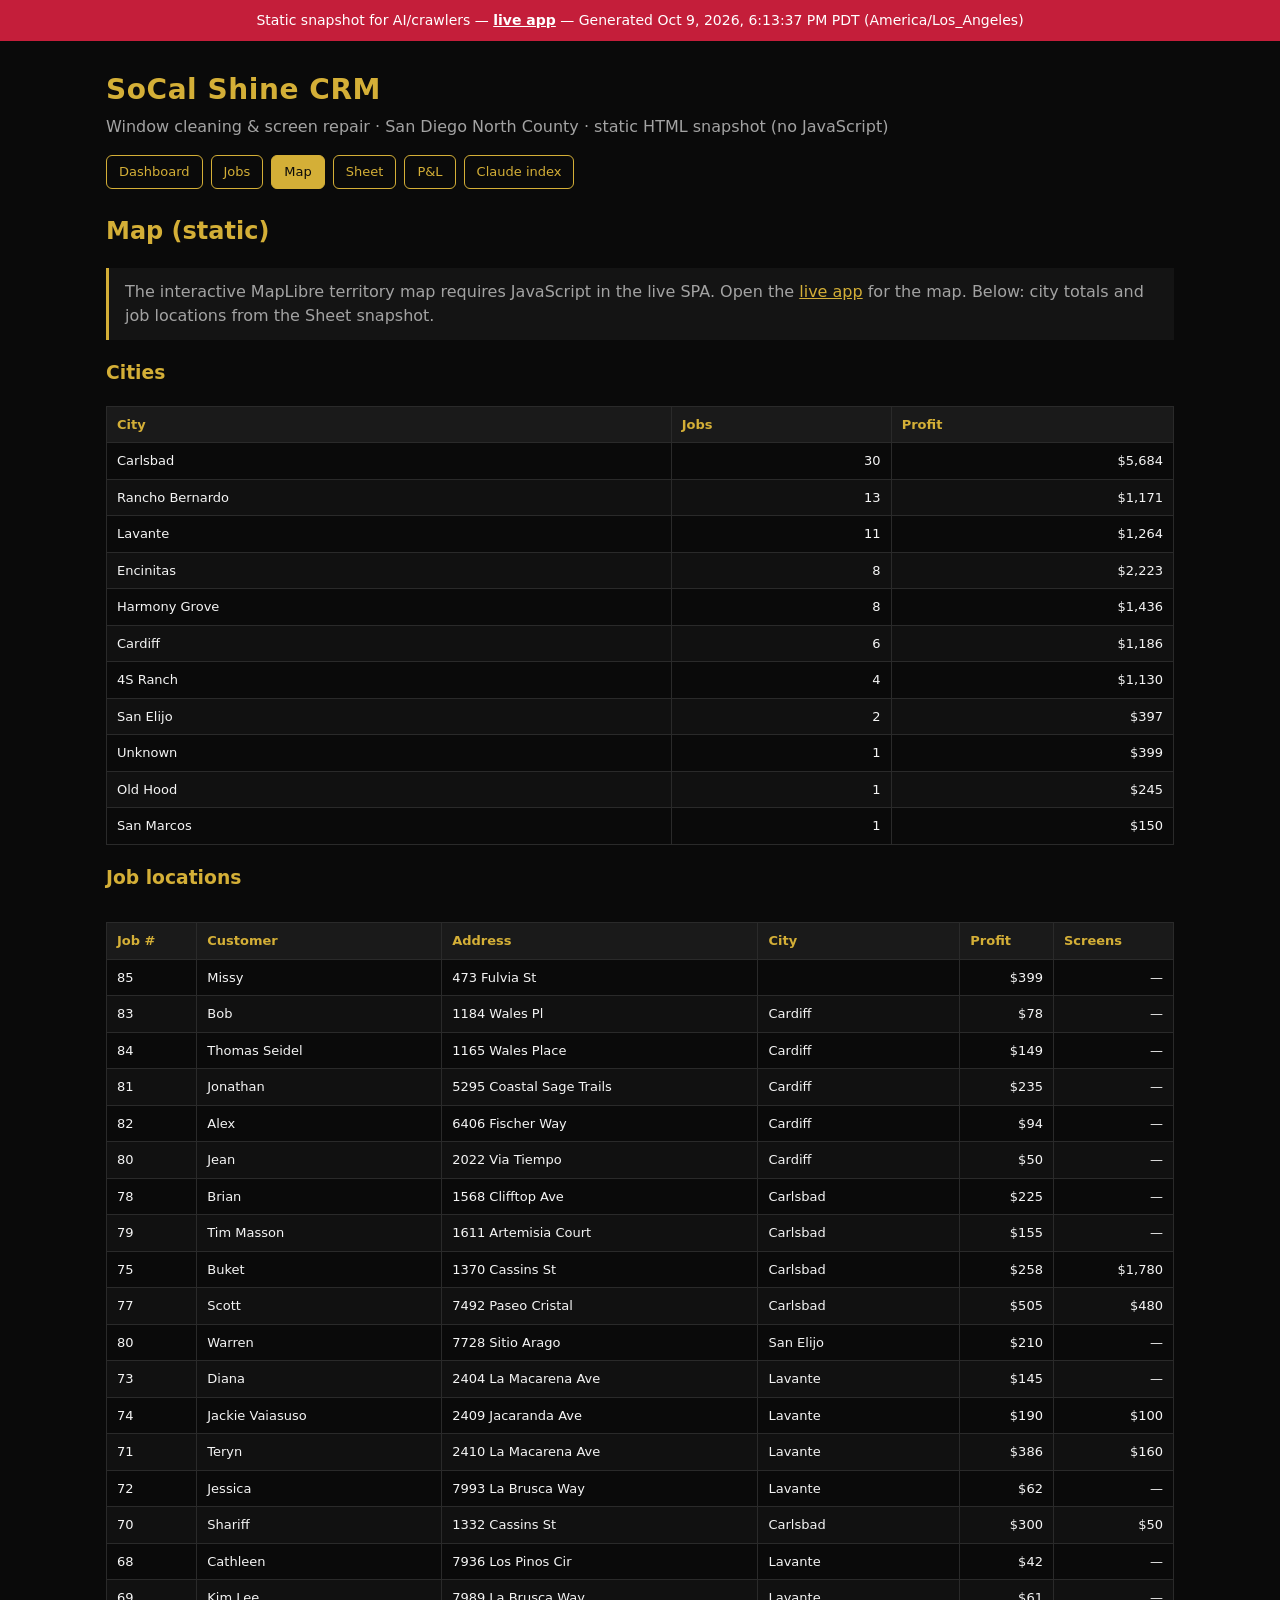
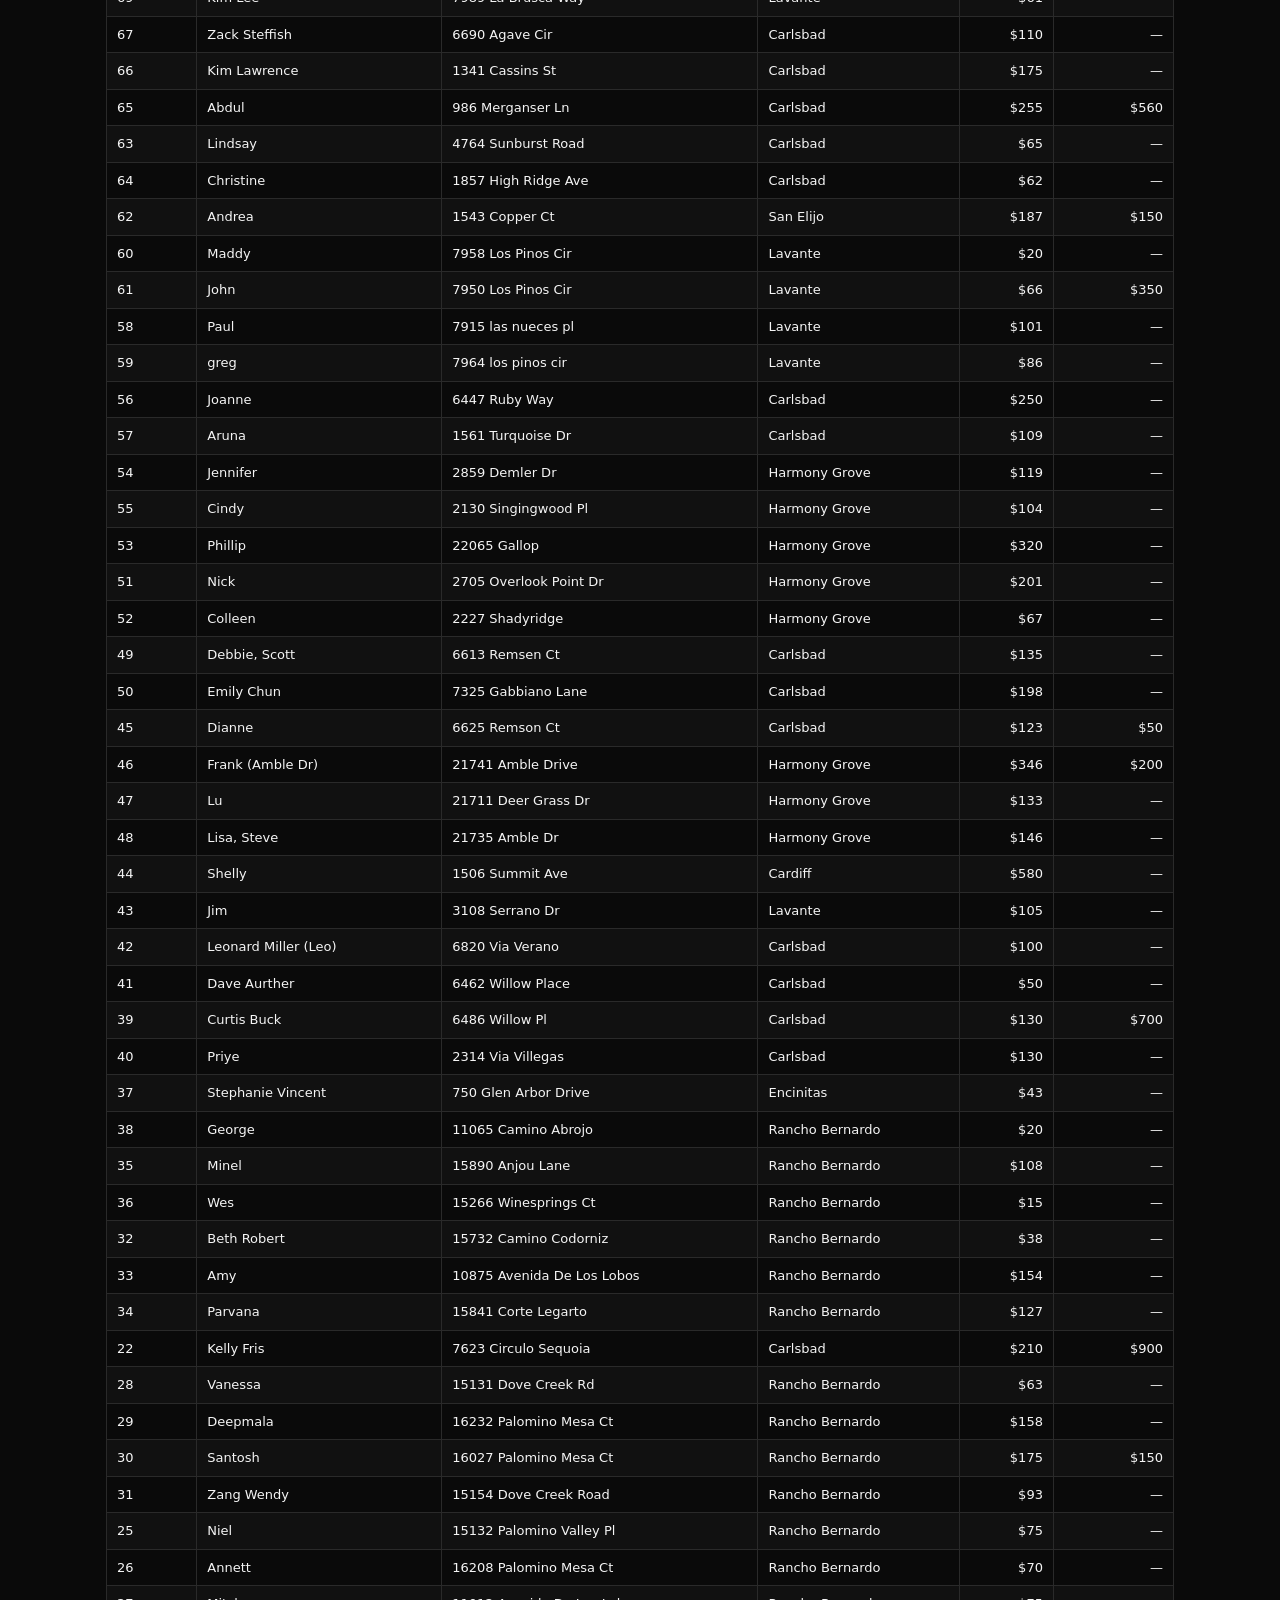
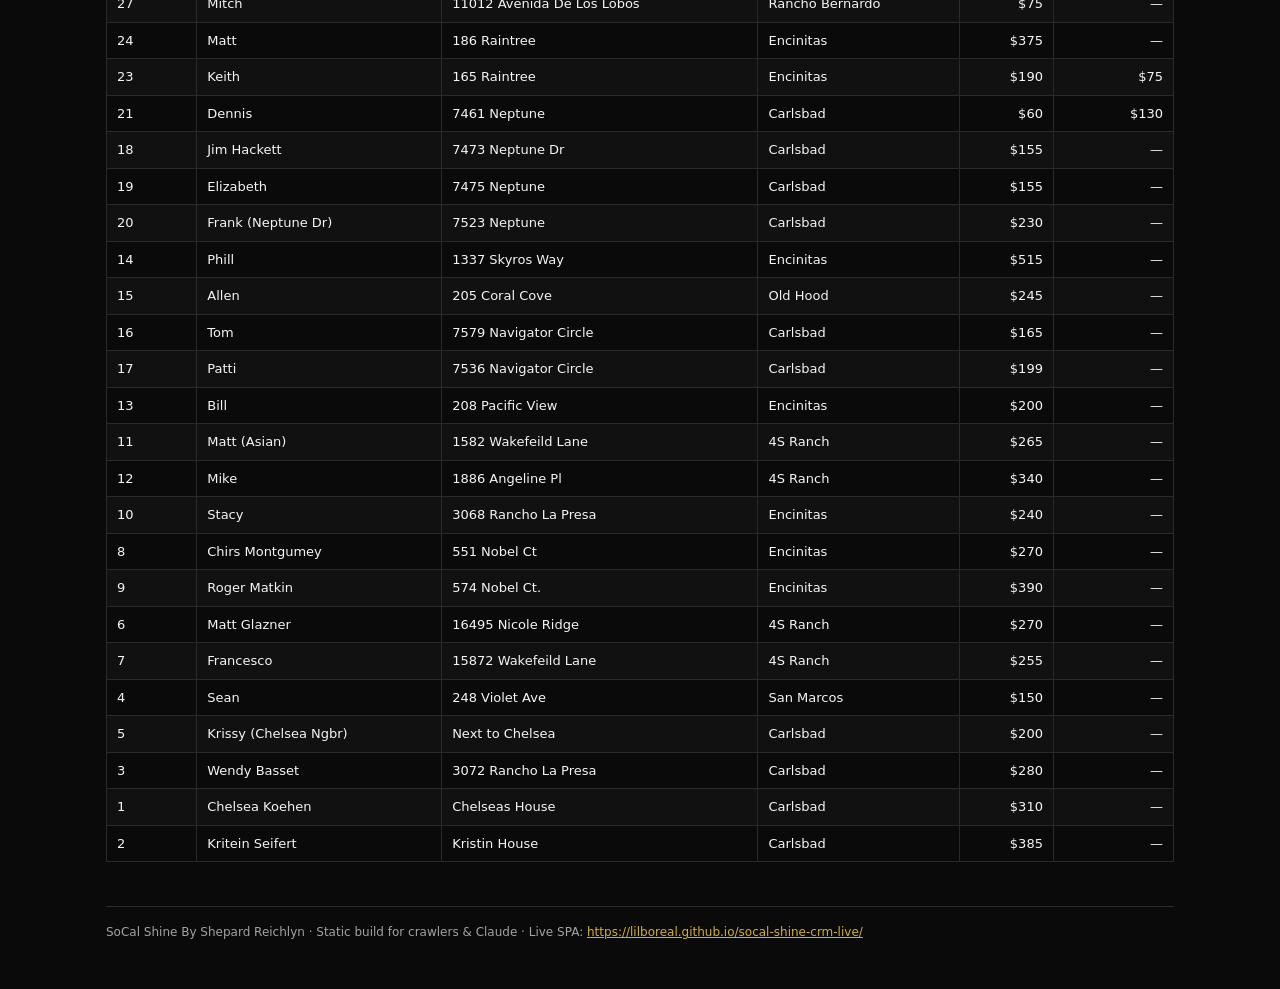
<file: map.html>
<!DOCTYPE html>
<html lang="en">
<head>
<meta charset="utf-8"/>
<meta name="viewport" content="width=device-width, initial-scale=1"/>
<meta name="robots" content="index,follow"/>
<title>Map · SoCal Shine CRM (static)</title>
<style>:root{--bg:#0a0a0a;--gold:#d4af37;--red:#c41e3a;--text:#f5f5f5;--muted:#a3a3a3;--card:#141414;--border:#2a2a2a}
*{box-sizing:border-box}
body{margin:0;font-family:system-ui,-apple-system,Segoe UI,Roboto,Helvetica,Arial,sans-serif;background:var(--bg);color:var(--text);line-height:1.5}
a{color:var(--gold)}
a:hover{color:#f0d87a}
.banner{background:var(--red);color:#fff;padding:10px 16px;font-size:14px;text-align:center}
.banner a{color:#fff;text-decoration:underline;font-weight:600}
.wrap{max-width:1100px;margin:0 auto;padding:20px 16px 48px}
header h1{color:var(--gold);margin:8px 0 4px;font-size:1.75rem;letter-spacing:0.02em}
header p{color:var(--muted);margin:0 0 16px}
nav{display:flex;flex-wrap:wrap;gap:8px;margin:12px 0 24px}
nav a{display:inline-block;padding:6px 12px;border:1px solid var(--gold);border-radius:6px;text-decoration:none;font-size:13px;color:var(--gold)}
nav a:hover,nav a.active{background:var(--gold);color:#0a0a0a}
.cards{display:grid;grid-template-columns:repeat(auto-fill,minmax(160px,1fr));gap:12px;margin:16px 0}
.card{background:var(--card);border:1px solid var(--border);border-radius:10px;padding:14px 16px}
.card .label{color:var(--muted);font-size:12px;text-transform:uppercase;letter-spacing:0.06em}
.card .value{color:var(--gold);font-size:1.4rem;font-weight:700;margin-top:4px}
.card.red .value{color:var(--red)}
table{width:100%;border-collapse:collapse;font-size:13px;margin:12px 0}
th,td{border:1px solid var(--border);padding:8px 10px;text-align:left}
th{background:#1a1a1a;color:var(--gold);position:sticky;top:0}
tr:nth-child(even){background:#111}
.money{text-align:right;font-variant-numeric:tabular-nums}
.note{background:var(--card);border-left:3px solid var(--gold);padding:12px 16px;margin:16px 0;color:var(--muted)}
footer{margin-top:32px;color:var(--muted);font-size:12px;border-top:1px solid var(--border);padding-top:16px}
ul.links{list-style:none;padding:0}
ul.links li{margin:8px 0}
code{background:#1a1a1a;padding:2px 6px;border-radius:4px;font-size:12px;color:var(--gold)}
.filters{display:flex;flex-wrap:wrap;gap:8px;align-items:center;margin:12px 0 16px}
.filters button,.filters select{appearance:none;background:#1a1a1a;color:var(--text);border:1px solid var(--border);border-radius:999px;padding:8px 14px;font-size:13px;cursor:pointer}
.filters button.active,.filters button:hover{border-color:var(--gold);color:var(--gold)}
.filters button.active{background:rgba(212,175,55,0.15)}
.filters label{color:var(--muted);font-size:12px;text-transform:uppercase;letter-spacing:0.06em}
.filters .count{color:var(--muted);font-size:13px;margin-left:auto}</style>
</head>
<body>
<div class="banner">
  Static snapshot for AI/crawlers — <a href="https://lilboreal.github.io/socal-shine-crm-live/">live app</a> —
  Generated Oct 9, 2026, 6:13:37 PM PDT (America/Los_Angeles)
</div>
<div class="wrap">
<header>
  <h1>SoCal Shine CRM</h1>
  <p>Window cleaning &amp; screen repair · San Diego North County · static HTML snapshot (no JavaScript)</p>
</header>
<nav>
<a href="dashboard.html">Dashboard</a>
<a href="jobs.html">Jobs</a>
<a href="map.html" class="active">Map</a>
<a href="sheet.html">Sheet</a>
<a href="pnl.html">P&L</a>
<a href="claude.html">Claude index</a>
</nav>

<section>
  <h2 style="color:var(--gold)">Map (static)</h2>
  <div class="note">
    The interactive MapLibre territory map requires JavaScript in the live SPA.
    Open the <a href="https://lilboreal.github.io/socal-shine-crm-live/">live app</a> for the map. Below: city totals and job locations from the Sheet snapshot.
  </div>
  <h3 style="color:var(--gold)">Cities</h3>
  <table>
    <thead><tr><th>City</th><th>Jobs</th><th>Profit</th></tr></thead>
    <tbody><tr><td>Carlsbad</td><td class="money">30</td><td class="money">$5,684</td></tr>
<tr><td>Rancho Bernardo</td><td class="money">13</td><td class="money">$1,171</td></tr>
<tr><td>Lavante</td><td class="money">11</td><td class="money">$1,264</td></tr>
<tr><td>Encinitas</td><td class="money">8</td><td class="money">$2,223</td></tr>
<tr><td>Harmony Grove</td><td class="money">8</td><td class="money">$1,436</td></tr>
<tr><td>Cardiff</td><td class="money">6</td><td class="money">$1,186</td></tr>
<tr><td>4S Ranch</td><td class="money">4</td><td class="money">$1,130</td></tr>
<tr><td>San Elijo</td><td class="money">2</td><td class="money">$397</td></tr>
<tr><td>Unknown</td><td class="money">1</td><td class="money">$399</td></tr>
<tr><td>Old Hood</td><td class="money">1</td><td class="money">$245</td></tr>
<tr><td>San Marcos</td><td class="money">1</td><td class="money">$150</td></tr></tbody>
  </table>
  <h3 style="color:var(--gold)">Job locations</h3>
  <div style="overflow-x:auto">
  <table>
    <thead><tr><th>Job #</th><th>Customer</th><th>Address</th><th>City</th><th>Profit</th><th>Screens</th></tr></thead>
    <tbody><tr><td>85</td><td>Missy</td><td>473 Fulvia St</td><td></td><td class="money">$399</td><td class="money">—</td></tr>
<tr><td>83</td><td>Bob</td><td>1184 Wales Pl</td><td>Cardiff</td><td class="money">$78</td><td class="money">—</td></tr>
<tr><td>84</td><td>Thomas Seidel</td><td>1165 Wales Place</td><td>Cardiff</td><td class="money">$149</td><td class="money">—</td></tr>
<tr><td>81</td><td>Jonathan</td><td>5295 Coastal Sage Trails</td><td>Cardiff</td><td class="money">$235</td><td class="money">—</td></tr>
<tr><td>82</td><td>Alex</td><td>6406 Fischer Way</td><td>Cardiff</td><td class="money">$94</td><td class="money">—</td></tr>
<tr><td>80</td><td>Jean</td><td>2022 Via Tiempo</td><td>Cardiff</td><td class="money">$50</td><td class="money">—</td></tr>
<tr><td>78</td><td>Brian</td><td>1568 Clifftop Ave</td><td>Carlsbad</td><td class="money">$225</td><td class="money">—</td></tr>
<tr><td>79</td><td>Tim Masson</td><td>1611 Artemisia Court</td><td>Carlsbad</td><td class="money">$155</td><td class="money">—</td></tr>
<tr><td>75</td><td>Buket</td><td>1370 Cassins St</td><td>Carlsbad</td><td class="money">$258</td><td class="money">$1,780</td></tr>
<tr><td>77</td><td>Scott</td><td>7492 Paseo Cristal</td><td>Carlsbad</td><td class="money">$505</td><td class="money">$480</td></tr>
<tr><td>80</td><td>Warren</td><td>7728 Sitio Arago</td><td>San Elijo</td><td class="money">$210</td><td class="money">—</td></tr>
<tr><td>73</td><td>Diana</td><td>2404 La Macarena Ave</td><td>Lavante</td><td class="money">$145</td><td class="money">—</td></tr>
<tr><td>74</td><td>Jackie Vaiasuso</td><td>2409 Jacaranda Ave</td><td>Lavante</td><td class="money">$190</td><td class="money">$100</td></tr>
<tr><td>71</td><td>Teryn</td><td>2410 La Macarena Ave</td><td>Lavante</td><td class="money">$386</td><td class="money">$160</td></tr>
<tr><td>72</td><td>Jessica</td><td>7993 La Brusca Way</td><td>Lavante</td><td class="money">$62</td><td class="money">—</td></tr>
<tr><td>70</td><td>Shariff</td><td>1332 Cassins St</td><td>Carlsbad</td><td class="money">$300</td><td class="money">$50</td></tr>
<tr><td>68</td><td>Cathleen</td><td>7936 Los Pinos Cir</td><td>Lavante</td><td class="money">$42</td><td class="money">—</td></tr>
<tr><td>69</td><td>Kim Lee</td><td>7989 La Brusca Way</td><td>Lavante</td><td class="money">$61</td><td class="money">—</td></tr>
<tr><td>67</td><td>Zack Steffish</td><td>6690 Agave Cir</td><td>Carlsbad</td><td class="money">$110</td><td class="money">—</td></tr>
<tr><td>66</td><td>Kim Lawrence</td><td>1341 Cassins St</td><td>Carlsbad</td><td class="money">$175</td><td class="money">—</td></tr>
<tr><td>65</td><td>Abdul</td><td>986 Merganser Ln</td><td>Carlsbad</td><td class="money">$255</td><td class="money">$560</td></tr>
<tr><td>63</td><td>Lindsay</td><td>4764 Sunburst Road</td><td>Carlsbad</td><td class="money">$65</td><td class="money">—</td></tr>
<tr><td>64</td><td>Christine</td><td>1857 High Ridge Ave</td><td>Carlsbad</td><td class="money">$62</td><td class="money">—</td></tr>
<tr><td>62</td><td>Andrea</td><td>1543 Copper Ct</td><td>San Elijo</td><td class="money">$187</td><td class="money">$150</td></tr>
<tr><td>60</td><td>Maddy</td><td>7958 Los Pinos Cir</td><td>Lavante</td><td class="money">$20</td><td class="money">—</td></tr>
<tr><td>61</td><td>John</td><td>7950 Los Pinos Cir</td><td>Lavante</td><td class="money">$66</td><td class="money">$350</td></tr>
<tr><td>58</td><td>Paul</td><td>7915 las nueces pl</td><td>Lavante</td><td class="money">$101</td><td class="money">—</td></tr>
<tr><td>59</td><td>greg</td><td>7964 los pinos cir</td><td>Lavante</td><td class="money">$86</td><td class="money">—</td></tr>
<tr><td>56</td><td>Joanne</td><td>6447 Ruby Way</td><td>Carlsbad</td><td class="money">$250</td><td class="money">—</td></tr>
<tr><td>57</td><td>Aruna</td><td>1561 Turquoise Dr</td><td>Carlsbad</td><td class="money">$109</td><td class="money">—</td></tr>
<tr><td>54</td><td>Jennifer</td><td>2859 Demler Dr</td><td>Harmony Grove</td><td class="money">$119</td><td class="money">—</td></tr>
<tr><td>55</td><td>Cindy</td><td>2130 Singingwood Pl</td><td>Harmony Grove</td><td class="money">$104</td><td class="money">—</td></tr>
<tr><td>53</td><td>Phillip</td><td>22065 Gallop</td><td>Harmony Grove</td><td class="money">$320</td><td class="money">—</td></tr>
<tr><td>51</td><td>Nick</td><td>2705 Overlook Point Dr</td><td>Harmony Grove</td><td class="money">$201</td><td class="money">—</td></tr>
<tr><td>52</td><td>Colleen</td><td>2227 Shadyridge</td><td>Harmony Grove</td><td class="money">$67</td><td class="money">—</td></tr>
<tr><td>49</td><td>Debbie, Scott</td><td>6613 Remsen Ct</td><td>Carlsbad</td><td class="money">$135</td><td class="money">—</td></tr>
<tr><td>50</td><td>Emily Chun</td><td>7325 Gabbiano Lane</td><td>Carlsbad</td><td class="money">$198</td><td class="money">—</td></tr>
<tr><td>45</td><td>Dianne</td><td>6625 Remson Ct</td><td>Carlsbad</td><td class="money">$123</td><td class="money">$50</td></tr>
<tr><td>46</td><td>Frank (Amble Dr)</td><td>21741 Amble Drive</td><td>Harmony Grove</td><td class="money">$346</td><td class="money">$200</td></tr>
<tr><td>47</td><td>Lu</td><td>21711 Deer Grass Dr</td><td>Harmony Grove</td><td class="money">$133</td><td class="money">—</td></tr>
<tr><td>48</td><td>Lisa, Steve</td><td>21735 Amble Dr</td><td>Harmony Grove</td><td class="money">$146</td><td class="money">—</td></tr>
<tr><td>44</td><td>Shelly</td><td>1506 Summit Ave</td><td>Cardiff</td><td class="money">$580</td><td class="money">—</td></tr>
<tr><td>43</td><td>Jim</td><td>3108 Serrano Dr</td><td>Lavante</td><td class="money">$105</td><td class="money">—</td></tr>
<tr><td>42</td><td>Leonard Miller (Leo)</td><td>6820 Via Verano</td><td>Carlsbad</td><td class="money">$100</td><td class="money">—</td></tr>
<tr><td>41</td><td>Dave Aurther</td><td>6462 Willow Place</td><td>Carlsbad</td><td class="money">$50</td><td class="money">—</td></tr>
<tr><td>39</td><td>Curtis Buck</td><td>6486 Willow Pl</td><td>Carlsbad</td><td class="money">$130</td><td class="money">$700</td></tr>
<tr><td>40</td><td>Priye</td><td>2314 Via Villegas</td><td>Carlsbad</td><td class="money">$130</td><td class="money">—</td></tr>
<tr><td>37</td><td>Stephanie Vincent</td><td>750 Glen Arbor Drive</td><td>Encinitas</td><td class="money">$43</td><td class="money">—</td></tr>
<tr><td>38</td><td>George</td><td>11065 Camino Abrojo</td><td>Rancho Bernardo</td><td class="money">$20</td><td class="money">—</td></tr>
<tr><td>35</td><td>Minel</td><td>15890 Anjou Lane</td><td>Rancho Bernardo</td><td class="money">$108</td><td class="money">—</td></tr>
<tr><td>36</td><td>Wes</td><td>15266 Winesprings Ct</td><td>Rancho Bernardo</td><td class="money">$15</td><td class="money">—</td></tr>
<tr><td>32</td><td>Beth Robert</td><td>15732 Camino Codorniz</td><td>Rancho Bernardo</td><td class="money">$38</td><td class="money">—</td></tr>
<tr><td>33</td><td>Amy</td><td>10875 Avenida De Los Lobos</td><td>Rancho Bernardo</td><td class="money">$154</td><td class="money">—</td></tr>
<tr><td>34</td><td>Parvana</td><td>15841 Corte Legarto</td><td>Rancho Bernardo</td><td class="money">$127</td><td class="money">—</td></tr>
<tr><td>22</td><td>Kelly Fris</td><td>7623 Circulo Sequoia</td><td>Carlsbad</td><td class="money">$210</td><td class="money">$900</td></tr>
<tr><td>28</td><td>Vanessa</td><td>15131 Dove Creek Rd</td><td>Rancho Bernardo</td><td class="money">$63</td><td class="money">—</td></tr>
<tr><td>29</td><td>Deepmala</td><td>16232 Palomino Mesa Ct</td><td>Rancho Bernardo</td><td class="money">$158</td><td class="money">—</td></tr>
<tr><td>30</td><td>Santosh</td><td>16027 Palomino Mesa Ct</td><td>Rancho Bernardo</td><td class="money">$175</td><td class="money">$150</td></tr>
<tr><td>31</td><td>Zang Wendy</td><td>15154 Dove Creek Road</td><td>Rancho Bernardo</td><td class="money">$93</td><td class="money">—</td></tr>
<tr><td>25</td><td>Niel</td><td>15132 Palomino Valley Pl</td><td>Rancho Bernardo</td><td class="money">$75</td><td class="money">—</td></tr>
<tr><td>26</td><td>Annett</td><td>16208 Palomino Mesa Ct</td><td>Rancho Bernardo</td><td class="money">$70</td><td class="money">—</td></tr>
<tr><td>27</td><td>Mitch</td><td>11012 Avenida De Los Lobos</td><td>Rancho Bernardo</td><td class="money">$75</td><td class="money">—</td></tr>
<tr><td>24</td><td>Matt</td><td>186 Raintree</td><td>Encinitas</td><td class="money">$375</td><td class="money">—</td></tr>
<tr><td>23</td><td>Keith</td><td>165 Raintree</td><td>Encinitas</td><td class="money">$190</td><td class="money">$75</td></tr>
<tr><td>21</td><td>Dennis</td><td>7461 Neptune</td><td>Carlsbad</td><td class="money">$60</td><td class="money">$130</td></tr>
<tr><td>18</td><td>Jim Hackett</td><td>7473 Neptune Dr</td><td>Carlsbad</td><td class="money">$155</td><td class="money">—</td></tr>
<tr><td>19</td><td>Elizabeth</td><td>7475 Neptune</td><td>Carlsbad</td><td class="money">$155</td><td class="money">—</td></tr>
<tr><td>20</td><td>Frank (Neptune Dr)</td><td>7523 Neptune</td><td>Carlsbad</td><td class="money">$230</td><td class="money">—</td></tr>
<tr><td>14</td><td>Phill</td><td>1337 Skyros Way</td><td>Encinitas</td><td class="money">$515</td><td class="money">—</td></tr>
<tr><td>15</td><td>Allen</td><td>205 Coral Cove</td><td>Old Hood</td><td class="money">$245</td><td class="money">—</td></tr>
<tr><td>16</td><td>Tom</td><td>7579 Navigator Circle</td><td>Carlsbad</td><td class="money">$165</td><td class="money">—</td></tr>
<tr><td>17</td><td>Patti</td><td>7536 Navigator Circle</td><td>Carlsbad</td><td class="money">$199</td><td class="money">—</td></tr>
<tr><td>13</td><td>Bill</td><td>208 Pacific View</td><td>Encinitas</td><td class="money">$200</td><td class="money">—</td></tr>
<tr><td>11</td><td>Matt (Asian)</td><td>1582 Wakefeild Lane</td><td>4S Ranch</td><td class="money">$265</td><td class="money">—</td></tr>
<tr><td>12</td><td>Mike</td><td>1886 Angeline Pl</td><td>4S Ranch</td><td class="money">$340</td><td class="money">—</td></tr>
<tr><td>10</td><td>Stacy</td><td>3068 Rancho La Presa</td><td>Encinitas</td><td class="money">$240</td><td class="money">—</td></tr>
<tr><td>8</td><td>Chirs Montgumey</td><td>551 Nobel Ct</td><td>Encinitas</td><td class="money">$270</td><td class="money">—</td></tr>
<tr><td>9</td><td>Roger Matkin</td><td>574 Nobel Ct.</td><td>Encinitas</td><td class="money">$390</td><td class="money">—</td></tr>
<tr><td>6</td><td>Matt Glazner</td><td>16495 Nicole Ridge</td><td>4S Ranch</td><td class="money">$270</td><td class="money">—</td></tr>
<tr><td>7</td><td>Francesco</td><td>15872 Wakefeild Lane</td><td>4S Ranch</td><td class="money">$255</td><td class="money">—</td></tr>
<tr><td>4</td><td>Sean</td><td>248 Violet Ave</td><td>San Marcos</td><td class="money">$150</td><td class="money">—</td></tr>
<tr><td>5</td><td>Krissy (Chelsea Ngbr)</td><td>Next to Chelsea</td><td>Carlsbad</td><td class="money">$200</td><td class="money">—</td></tr>
<tr><td>3</td><td>Wendy Basset</td><td>3072 Rancho La Presa</td><td>Carlsbad</td><td class="money">$280</td><td class="money">—</td></tr>
<tr><td>1</td><td>Chelsea Koehen</td><td>Chelseas House</td><td>Carlsbad</td><td class="money">$310</td><td class="money">—</td></tr>
<tr><td>2</td><td>Kritein Seifert</td><td>Kristin House</td><td>Carlsbad</td><td class="money">$385</td><td class="money">—</td></tr></tbody>
  </table>
  </div>
</section>
<footer>
  SoCal Shine By Shepard Reichlyn · Static build for crawlers &amp; Claude ·
  Live SPA: <a href="https://lilboreal.github.io/socal-shine-crm-live/">https://lilboreal.github.io/socal-shine-crm-live/</a>
</footer>
</div>
</body>
</html>
</file>
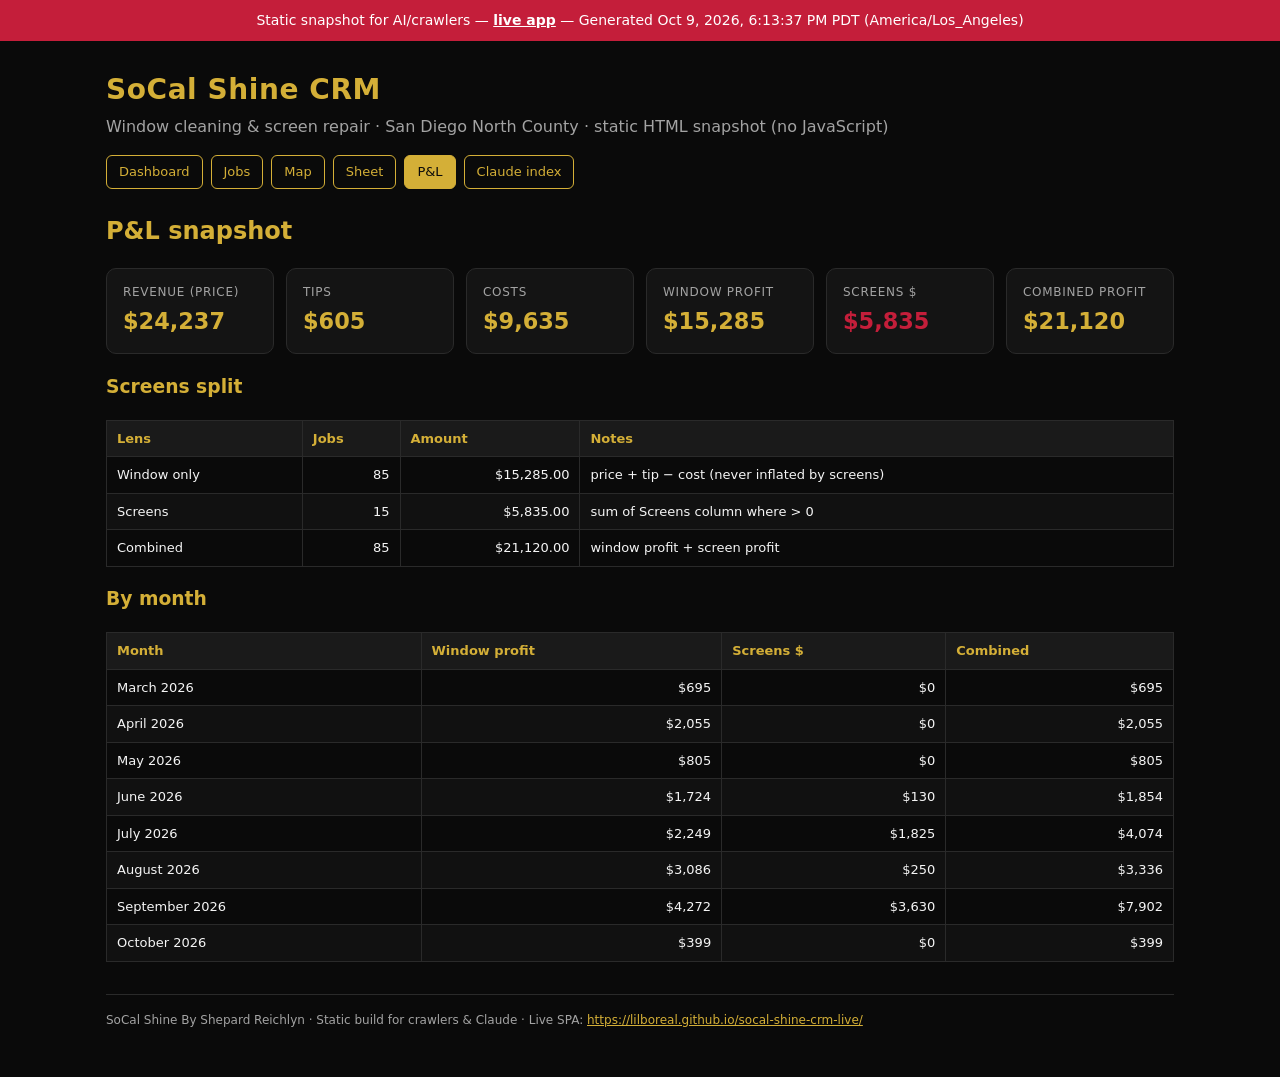
<file: pnl.html>
<!DOCTYPE html>
<html lang="en">
<head>
<meta charset="utf-8"/>
<meta name="viewport" content="width=device-width, initial-scale=1"/>
<meta name="robots" content="index,follow"/>
<title>P&amp;L · SoCal Shine CRM (static)</title>
<style>:root{--bg:#0a0a0a;--gold:#d4af37;--red:#c41e3a;--text:#f5f5f5;--muted:#a3a3a3;--card:#141414;--border:#2a2a2a}
*{box-sizing:border-box}
body{margin:0;font-family:system-ui,-apple-system,Segoe UI,Roboto,Helvetica,Arial,sans-serif;background:var(--bg);color:var(--text);line-height:1.5}
a{color:var(--gold)}
a:hover{color:#f0d87a}
.banner{background:var(--red);color:#fff;padding:10px 16px;font-size:14px;text-align:center}
.banner a{color:#fff;text-decoration:underline;font-weight:600}
.wrap{max-width:1100px;margin:0 auto;padding:20px 16px 48px}
header h1{color:var(--gold);margin:8px 0 4px;font-size:1.75rem;letter-spacing:0.02em}
header p{color:var(--muted);margin:0 0 16px}
nav{display:flex;flex-wrap:wrap;gap:8px;margin:12px 0 24px}
nav a{display:inline-block;padding:6px 12px;border:1px solid var(--gold);border-radius:6px;text-decoration:none;font-size:13px;color:var(--gold)}
nav a:hover,nav a.active{background:var(--gold);color:#0a0a0a}
.cards{display:grid;grid-template-columns:repeat(auto-fill,minmax(160px,1fr));gap:12px;margin:16px 0}
.card{background:var(--card);border:1px solid var(--border);border-radius:10px;padding:14px 16px}
.card .label{color:var(--muted);font-size:12px;text-transform:uppercase;letter-spacing:0.06em}
.card .value{color:var(--gold);font-size:1.4rem;font-weight:700;margin-top:4px}
.card.red .value{color:var(--red)}
table{width:100%;border-collapse:collapse;font-size:13px;margin:12px 0}
th,td{border:1px solid var(--border);padding:8px 10px;text-align:left}
th{background:#1a1a1a;color:var(--gold);position:sticky;top:0}
tr:nth-child(even){background:#111}
.money{text-align:right;font-variant-numeric:tabular-nums}
.note{background:var(--card);border-left:3px solid var(--gold);padding:12px 16px;margin:16px 0;color:var(--muted)}
footer{margin-top:32px;color:var(--muted);font-size:12px;border-top:1px solid var(--border);padding-top:16px}
ul.links{list-style:none;padding:0}
ul.links li{margin:8px 0}
code{background:#1a1a1a;padding:2px 6px;border-radius:4px;font-size:12px;color:var(--gold)}
.filters{display:flex;flex-wrap:wrap;gap:8px;align-items:center;margin:12px 0 16px}
.filters button,.filters select{appearance:none;background:#1a1a1a;color:var(--text);border:1px solid var(--border);border-radius:999px;padding:8px 14px;font-size:13px;cursor:pointer}
.filters button.active,.filters button:hover{border-color:var(--gold);color:var(--gold)}
.filters button.active{background:rgba(212,175,55,0.15)}
.filters label{color:var(--muted);font-size:12px;text-transform:uppercase;letter-spacing:0.06em}
.filters .count{color:var(--muted);font-size:13px;margin-left:auto}</style>
</head>
<body>
<div class="banner">
  Static snapshot for AI/crawlers — <a href="https://lilboreal.github.io/socal-shine-crm-live/">live app</a> —
  Generated Oct 9, 2026, 6:13:37 PM PDT (America/Los_Angeles)
</div>
<div class="wrap">
<header>
  <h1>SoCal Shine CRM</h1>
  <p>Window cleaning &amp; screen repair · San Diego North County · static HTML snapshot (no JavaScript)</p>
</header>
<nav>
<a href="dashboard.html">Dashboard</a>
<a href="jobs.html">Jobs</a>
<a href="map.html">Map</a>
<a href="sheet.html">Sheet</a>
<a href="pnl.html" class="active">P&L</a>
<a href="claude.html">Claude index</a>
</nav>

<section>
  <h2 style="color:var(--gold)">P&amp;L snapshot</h2>
  <div class="cards">
    <div class="card"><div class="label">Revenue (price)</div><div class="value">$24,237</div></div>
    <div class="card"><div class="label">Tips</div><div class="value">$605</div></div>
    <div class="card"><div class="label">Costs</div><div class="value">$9,635</div></div>
    <div class="card"><div class="label">Window profit</div><div class="value">$15,285</div></div>
    <div class="card red"><div class="label">Screens $</div><div class="value">$5,835</div></div>
    <div class="card"><div class="label">Combined profit</div><div class="value">$21,120</div></div>
  </div>
  <h3 style="color:var(--gold)">Screens split</h3>
  <table>
    <thead><tr><th>Lens</th><th>Jobs</th><th>Amount</th><th>Notes</th></tr></thead>
    <tbody>
      <tr><td>Window only</td><td class="money">85</td><td class="money">$15,285.00</td><td>price + tip − cost (never inflated by screens)</td></tr>
      <tr><td>Screens</td><td class="money">15</td><td class="money">$5,835.00</td><td>sum of Screens column where &gt; 0</td></tr>
      <tr><td>Combined</td><td class="money">85</td><td class="money">$21,120.00</td><td>window profit + screen profit</td></tr>
    </tbody>
  </table>
  <h3 style="color:var(--gold)">By month</h3>
  <table>
    <thead><tr><th>Month</th><th>Window profit</th><th>Screens $</th><th>Combined</th></tr></thead>
    <tbody>
      <tr><td>March 2026</td><td class="money">$695</td><td class="money">$0</td><td class="money">$695</td></tr>
<tr><td>April 2026</td><td class="money">$2,055</td><td class="money">$0</td><td class="money">$2,055</td></tr>
<tr><td>May 2026</td><td class="money">$805</td><td class="money">$0</td><td class="money">$805</td></tr>
<tr><td>June 2026</td><td class="money">$1,724</td><td class="money">$130</td><td class="money">$1,854</td></tr>
<tr><td>July 2026</td><td class="money">$2,249</td><td class="money">$1,825</td><td class="money">$4,074</td></tr>
<tr><td>August 2026</td><td class="money">$3,086</td><td class="money">$250</td><td class="money">$3,336</td></tr>
<tr><td>September 2026</td><td class="money">$4,272</td><td class="money">$3,630</td><td class="money">$7,902</td></tr>
<tr><td>October 2026</td><td class="money">$399</td><td class="money">$0</td><td class="money">$399</td></tr>
    </tbody>
  </table>
</section>
<footer>
  SoCal Shine By Shepard Reichlyn · Static build for crawlers &amp; Claude ·
  Live SPA: <a href="https://lilboreal.github.io/socal-shine-crm-live/">https://lilboreal.github.io/socal-shine-crm-live/</a>
</footer>
</div>
</body>
</html>
</file>
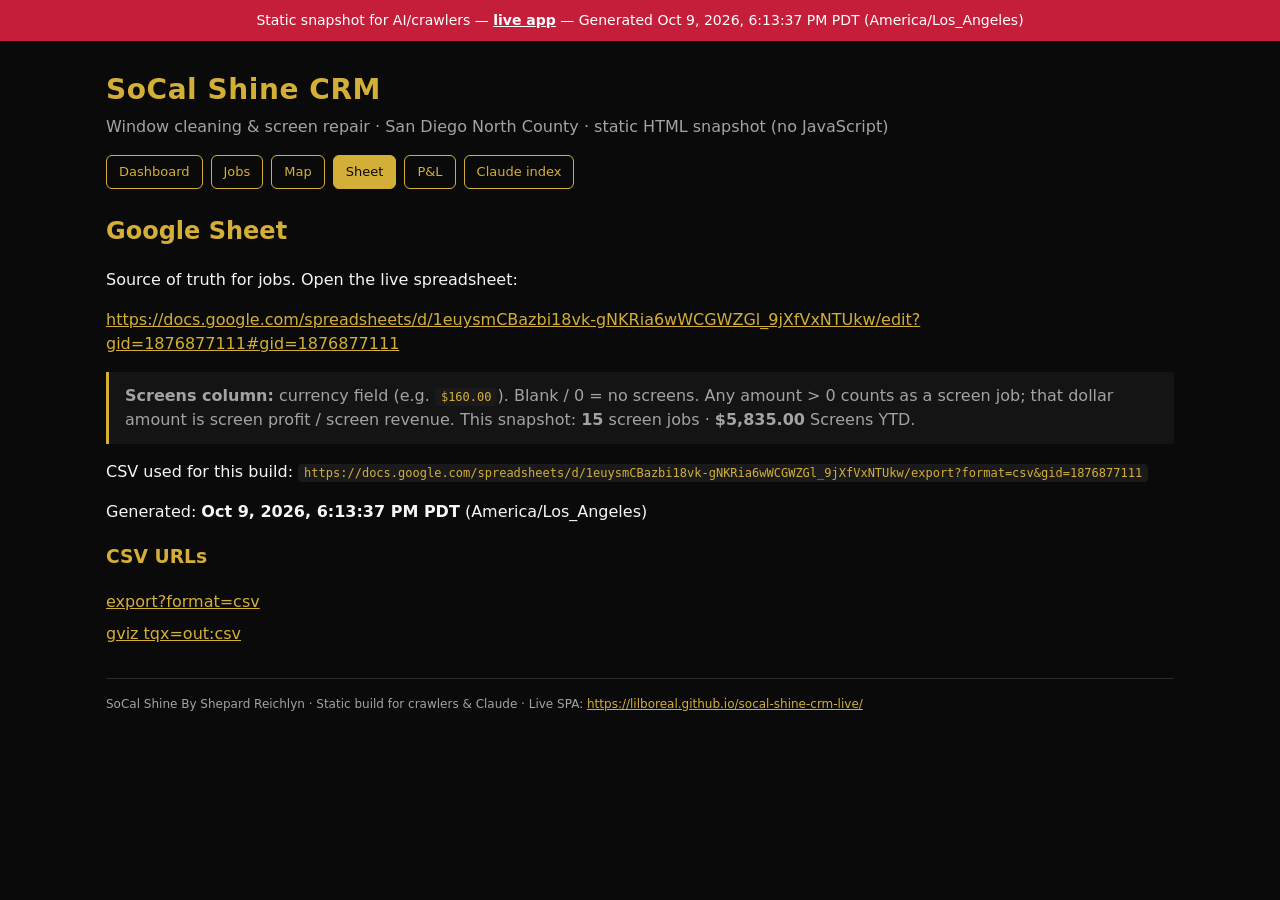
<file: sheet.html>
<!DOCTYPE html>
<html lang="en">
<head>
<meta charset="utf-8"/>
<meta name="viewport" content="width=device-width, initial-scale=1"/>
<meta name="robots" content="index,follow"/>
<title>Sheet · SoCal Shine CRM (static)</title>
<style>:root{--bg:#0a0a0a;--gold:#d4af37;--red:#c41e3a;--text:#f5f5f5;--muted:#a3a3a3;--card:#141414;--border:#2a2a2a}
*{box-sizing:border-box}
body{margin:0;font-family:system-ui,-apple-system,Segoe UI,Roboto,Helvetica,Arial,sans-serif;background:var(--bg);color:var(--text);line-height:1.5}
a{color:var(--gold)}
a:hover{color:#f0d87a}
.banner{background:var(--red);color:#fff;padding:10px 16px;font-size:14px;text-align:center}
.banner a{color:#fff;text-decoration:underline;font-weight:600}
.wrap{max-width:1100px;margin:0 auto;padding:20px 16px 48px}
header h1{color:var(--gold);margin:8px 0 4px;font-size:1.75rem;letter-spacing:0.02em}
header p{color:var(--muted);margin:0 0 16px}
nav{display:flex;flex-wrap:wrap;gap:8px;margin:12px 0 24px}
nav a{display:inline-block;padding:6px 12px;border:1px solid var(--gold);border-radius:6px;text-decoration:none;font-size:13px;color:var(--gold)}
nav a:hover,nav a.active{background:var(--gold);color:#0a0a0a}
.cards{display:grid;grid-template-columns:repeat(auto-fill,minmax(160px,1fr));gap:12px;margin:16px 0}
.card{background:var(--card);border:1px solid var(--border);border-radius:10px;padding:14px 16px}
.card .label{color:var(--muted);font-size:12px;text-transform:uppercase;letter-spacing:0.06em}
.card .value{color:var(--gold);font-size:1.4rem;font-weight:700;margin-top:4px}
.card.red .value{color:var(--red)}
table{width:100%;border-collapse:collapse;font-size:13px;margin:12px 0}
th,td{border:1px solid var(--border);padding:8px 10px;text-align:left}
th{background:#1a1a1a;color:var(--gold);position:sticky;top:0}
tr:nth-child(even){background:#111}
.money{text-align:right;font-variant-numeric:tabular-nums}
.note{background:var(--card);border-left:3px solid var(--gold);padding:12px 16px;margin:16px 0;color:var(--muted)}
footer{margin-top:32px;color:var(--muted);font-size:12px;border-top:1px solid var(--border);padding-top:16px}
ul.links{list-style:none;padding:0}
ul.links li{margin:8px 0}
code{background:#1a1a1a;padding:2px 6px;border-radius:4px;font-size:12px;color:var(--gold)}
.filters{display:flex;flex-wrap:wrap;gap:8px;align-items:center;margin:12px 0 16px}
.filters button,.filters select{appearance:none;background:#1a1a1a;color:var(--text);border:1px solid var(--border);border-radius:999px;padding:8px 14px;font-size:13px;cursor:pointer}
.filters button.active,.filters button:hover{border-color:var(--gold);color:var(--gold)}
.filters button.active{background:rgba(212,175,55,0.15)}
.filters label{color:var(--muted);font-size:12px;text-transform:uppercase;letter-spacing:0.06em}
.filters .count{color:var(--muted);font-size:13px;margin-left:auto}</style>
</head>
<body>
<div class="banner">
  Static snapshot for AI/crawlers — <a href="https://lilboreal.github.io/socal-shine-crm-live/">live app</a> —
  Generated Oct 9, 2026, 6:13:37 PM PDT (America/Los_Angeles)
</div>
<div class="wrap">
<header>
  <h1>SoCal Shine CRM</h1>
  <p>Window cleaning &amp; screen repair · San Diego North County · static HTML snapshot (no JavaScript)</p>
</header>
<nav>
<a href="dashboard.html">Dashboard</a>
<a href="jobs.html">Jobs</a>
<a href="map.html">Map</a>
<a href="sheet.html" class="active">Sheet</a>
<a href="pnl.html">P&L</a>
<a href="claude.html">Claude index</a>
</nav>

<section>
  <h2 style="color:var(--gold)">Google Sheet</h2>
  <p>Source of truth for jobs. Open the live spreadsheet:</p>
  <p><a href="https://docs.google.com/spreadsheets/d/1euysmCBazbi18vk-gNKRia6wWCGWZGl_9jXfVxNTUkw/edit?gid=1876877111#gid=1876877111" target="_blank" rel="noopener">https://docs.google.com/spreadsheets/d/1euysmCBazbi18vk-gNKRia6wWCGWZGl_9jXfVxNTUkw/edit?gid=1876877111#gid=1876877111</a></p>
  <div class="note">
    <strong>Screens column:</strong> currency field (e.g. <code>$160.00</code>).
    Blank / 0 = no screens. Any amount &gt; 0 counts as a screen job; that dollar amount is screen profit / screen revenue.
    This snapshot: <strong>15</strong> screen jobs · <strong>$5,835.00</strong> Screens YTD.
  </div>
  <p>CSV used for this build: <code>https://docs.google.com/spreadsheets/d/1euysmCBazbi18vk-gNKRia6wWCGWZGl_9jXfVxNTUkw/export?format=csv&amp;gid=1876877111</code></p>
  <p>Generated: <strong>Oct 9, 2026, 6:13:37 PM PDT</strong> (America/Los_Angeles)</p>
  <h3 style="color:var(--gold)">CSV URLs</h3>
  <ul class="links">
    <li><a href="https://docs.google.com/spreadsheets/d/1euysmCBazbi18vk-gNKRia6wWCGWZGl_9jXfVxNTUkw/export?format=csv&gid=1876877111">export?format=csv</a></li>
    <li><a href="https://docs.google.com/spreadsheets/d/1euysmCBazbi18vk-gNKRia6wWCGWZGl_9jXfVxNTUkw/gviz/tq?tqx=out:csv&gid=1876877111">gviz tqx=out:csv</a></li>
  </ul>
</section>
<footer>
  SoCal Shine By Shepard Reichlyn · Static build for crawlers &amp; Claude ·
  Live SPA: <a href="https://lilboreal.github.io/socal-shine-crm-live/">https://lilboreal.github.io/socal-shine-crm-live/</a>
</footer>
</div>
</body>
</html>
</file>
